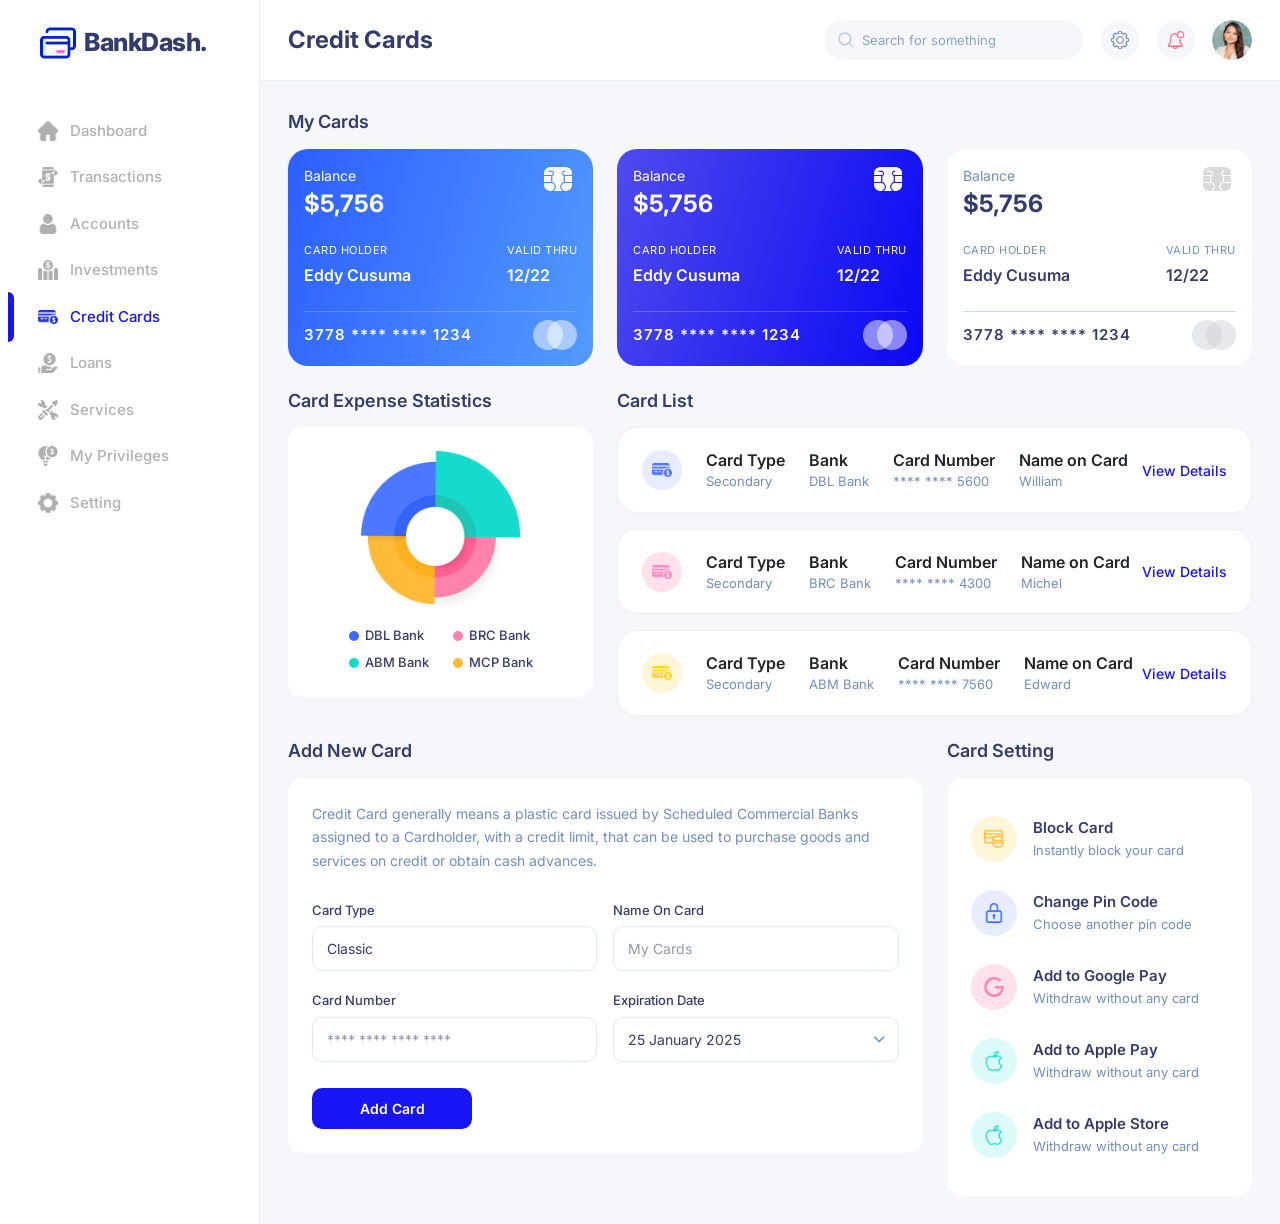
<file: index.html>
<!DOCTYPE html>
<html lang="en">
<head>
    <meta charset="UTF-8">
    <meta name="viewport" content="width=device-width, initial-scale=1.0">
    <title>BankDash - Credit Cards</title>
    <link href="https://cdn.jsdelivr.net/npm/bootstrap@5.3.2/dist/css/bootstrap.min.css" rel="stylesheet">
    <link rel="stylesheet" href="https://cdnjs.cloudflare.com/ajax/libs/font-awesome/6.5.1/css/all.min.css">
    <link rel="stylesheet" href="https://fonts.googleapis.com/css2?family=Inter:wght@400;500;600;700;800&display=swap">
    <link rel="stylesheet" href="https://fonts.googleapis.com/css2?family=Lato:wght@400;500;600;700;800&display=swap">
    <link rel="stylesheet" href="https://fonts.googleapis.com/css2?family=Montserrat:wght@400;500;600;700;800;900&display=swap">
    <link rel="stylesheet" href="css/style.css">
</head>
<body>

<div class="container-fluid p-0">
    <div class="row g-0">

        <!-- Sidebar -->
        <div class="col-auto">
            <aside class="sidebar p-4">
                <div class="logo d-flex align-items-center gap-2 mb-5 ms-3">
                    <img src="img/logo.png" alt="BankDash">
                    <span>BankDash.</span>
                </div>
                <nav>
                    <ul class="nav flex-column w-100 gap-1">
                        <li class="nav-item w-100">
                            <a href="dashboard.html" class="nav-link">
                                <img src="img/dashboard.png" class="nav-icon">
                                <span>Dashboard</span>
                            </a>
                        </li>
                        <li class="nav-item w-100">
                            <a href="transaction.html" class="nav-link">
                                <img src="img/transaction.png" class="nav-icon">
                                <span>Transactions</span>
                            </a>
                        </li>
                        <li class="nav-item w-100">
                            <a href="account.html" class="nav-link">
                                <img src="img/account.png" class="nav-icon">
                                <span>Accounts</span>
                            </a>
                        </li>
                        <li class="nav-item w-100">
                            <a href="investment.html" class="nav-link">
                                <img src="img/investment.png" class="nav-icon">
                                <span>Investments</span>
                            </a>
                        </li>
                        <li class="nav-item w-100 active">
                            <a href="index.html" class="nav-link active">
                                <img src="img/credit-card.png" class="nav-icon">
                                <span>Credit Cards</span>
                            </a>
                        </li>
                        <li class="nav-item w-100">
                            <a href="loan.html" class="nav-link">
                                <img src="img/loan.png" class="nav-icon">
                                <span>Loans</span>
                            </a>
                        </li>
                        <li class="nav-item w-100">
                            <a href="service.html" class="nav-link">
                                <img src="img/service.png" class="nav-icon">
                                <span>Services</span>
                            </a>
                        </li>
                        <li class="nav-item w-100">
                            <a href="privilege.html" class="nav-link">
                                <img src="img/privilege.png" class="nav-icon">
                                <span>My Privileges</span>
                            </a>
                        </li>
                        <li class="nav-item w-100">
                            <a href="setting.html" class="nav-link">
                                <img src="img/setting.png" class="nav-icon">
                                <span>Setting</span>
                            </a>
                        </li>
                    </ul>
                </nav>
            </aside>
        </div>

        <!-- Main -->
        <div class="col">
            <main class="main-content">
                <!-- Topbar -->
                <header class="topbar">
                    <div class="d-flex align-items-center justify-content-between w-100">
                        <div class="mobile-menu">
                            <i class="fas fa-bars"></i>
                        </div>
                        <h2 class="page-title">Credit Cards</h2>
                        <div class="d-flex align-items-center gap-3">
                            <div class="search-box desktop-search">
                                <img src="img/search.png" class="search-icon">
                                <input type="text" class="search-input" placeholder="Search for something">
                            </div>
                            <div class="topbar-icon">
                                <img src="img/settings.png">
                            </div>
                            <div class="topbar-icon bell">
                                <img src="img/notification.png">
                            </div>
                            <img src="img/profile.png" class="profile-img">
                        </div>
                    </div>
                    <!-- Mobile only second row -->
                    <div class="mobile-search-row">
                        <div class="search-box">
                            <img src="img/search.png" class="search-icon">
                            <input type="text" class="search-input" placeholder="Search for something">
                        </div>
                    </div>
                </header>
                <!-- Content Body -->
                <div class="content-body">
                    <!-- My Cards -->
                    <section class="mb-4">
                        <h5 class="section-title mb-3">My Cards</h5>
                        <div class="row g-4">
                            <!-- Card 1 -->
                            <div class="col-lg-4 col-md-6">
                                <div class="card credit-card credit-card-dark border-0">
                                    <div class="card-body">
                                        <div class="d-flex justify-content-between align-items-start mb-4">
                                            <div>
                                                <p class="mb-1 small" style="color:#FFFFFF">Balance</p>
                                                <h4 class="text-white mb-0 fw-bold">$5,756</h4>
                                            </div>
                                            <img src="img/chip-card.png" alt="Chip" class="chip">
                                        </div>
                                        <div class="d-flex justify-content-between align-items-center mb-4">
                                            <div>
                                                <p class="mb-1" style="color:#FFFFFF;font-size:11px;letter-spacing:.5px">CARD HOLDER</p>
                                                <p class="text-white mb-0 fw-semibold">Eddy Cusuma</p>
                                            </div>
                                            <div>
                                                <p class="mb-1" style="color:#FFFFFF;font-size:11px;letter-spacing:.5px">VALID THRU</p>
                                                <p class="text-white mb-0 fw-semibold">12/22</p>
                                            </div>
                                        </div>
                                        <div class="d-flex justify-content-between align-items-center pt-2" style="border-top:1px solid #FFFFFF33">
                                            <span class="text-white fw-semibold" style="font-size:15px;letter-spacing:1px">3778 **** **** 1234</span>
                                            <img src="img/group.png" class="card-group-icon">
                                        </div>
                                    </div>
                                </div>
                            </div>
                            <!-- Card 2 -->
                            <div class="col-lg-4 col-md-6">
                                <div class="card credit-card credit-card-blue border-0">
                                    <div class="card-body">
                                        <div class="d-flex justify-content-between align-items-start mb-4">
                                            <div>
                                                <p class="mb-1 small" style="color:#FFFFFF">Balance</p>
                                                <h4 class="text-white mb-0 fw-bold">$5,756</h4>
                                            </div>
                                            <img src="img/chip-card.png" alt="Chip" class="chip">
                                        </div>
                                        <div class="d-flex justify-content-between align-items-center mb-4">
                                            <div>
                                                <p class="mb-1" style="color:#FFFFFF;font-size:11px;letter-spacing:.5px">CARD HOLDER</p>
                                                <p class="text-white mb-0 fw-semibold">Eddy Cusuma</p>
                                            </div>
                                            <div>
                                                <p class="mb-1" style="color:#FFFFFF;font-size:11px;letter-spacing:.5px">VALID THRU</p>
                                                <p class="text-white mb-0 fw-semibold">12/22</p>
                                            </div>
                                        </div>
                                        <div class="d-flex justify-content-between align-items-center pt-2" style="border-top:1px solid #FFFFFF33">
                                            <span class="text-white fw-semibold" style="font-size:15px;letter-spacing:1px">3778 **** **** 1234</span>
                                            <img src="img/group.png" class="card-group-icon">
                                        </div>
                                    </div>
                                </div>
                            </div>
                            <!-- Card 3 -->
                            <div class="col-lg-4 col-md-6">
                                <div class="card credit-card credit-card-white border-0">
                                    <div class="card-body">
                                        <div class="d-flex justify-content-between align-items-start mb-4">
                                            <div>
                                                <p class="mb-1 small" style="color:#718EBF">Balance</p>
                                                <h4 class="mb-0 fw-bold" style="color:#343C6A">$5,756</h4>
                                            </div>
                                            <img src="img/chip-card.png" alt="Chip" class="chip" style="filter:grayscale(0.4) brightness(0.85)">
                                        </div>
                                        <div class="d-flex justify-content-between align-items-center mb-4">
                                            <div>
                                                <p class="mb-1" style="color:#718EBF;font-size:11px;letter-spacing:.5px">CARD HOLDER</p>
                                                <p class="mb-0 fw-semibold" style="color:#343C6A">Eddy Cusuma</p>
                                            </div>
                                            <div>
                                                <p class="mb-1" style="color:#718EBF;font-size:11px;letter-spacing:.5px">VALID THRU</p>
                                                <p class="mb-0 fw-semibold" style="color:#343C6A">12/22</p>
                                            </div>
                                        </div>
                                        <div class="d-flex justify-content-between align-items-center pt-2" style="border-top:1px solid #C8D8E8">
                                            <span class="fw-semibold" style="color:#343C6A;font-size:15px;letter-spacing:1px">3778 **** **** 1234</span>
                                            <img src="img/group.png" class="card-group-icon">
                                        </div>
                                    </div>
                                </div>
                            </div>
                        </div>
                    </section>

                    <!-- Bottom Section -->
                    <div class="row g-4 mb-4">
                        <!-- Card Expense Statistics -->
                        <div class="col-xl-4">
                            <h5 class="section-title mb-3">Card Expense Statistics</h5>
                            <div class="statistics-box text-center">
                                <img src="img/groups.png" alt="Statistics" style="width:160px; height:auto;">
                                <div class="donut-legend mt-3">
                                    <div class="legend-item">
                                        <span class="legend-dot" style="background:#396AFF"></span>DBL Bank
                                    </div>
                                    <div class="legend-item">
                                        <span class="legend-dot" style="background:#FF82AC"></span>BRC Bank
                                    </div>
                                    <div class="legend-item">
                                        <span class="legend-dot" style="background:#16DBCC"></span>ABM Bank
                                    </div>
                                    <div class="legend-item">
                                        <span class="legend-dot" style="background:#FFBB38"></span>MCP Bank
                                    </div>
                                </div>
                            </div>
                        </div>

                        <!-- Card List -->
                        <div class="col-xl-8">
                            <h5 class="section-title mb-3">Card List</h5>
                            
                            <!-- Card Item 1 - DBL Bank -->
                            <div class="card-list-item mb-3">
                                <div class="d-flex align-items-center justify-content-between">
                                    <div class="d-flex align-items-center gap-4 flex-wrap">
                                        <div class="card-icon-circle card-icon-item1">
                                            <img src="img/credit-card.png" width="20" class="icon-blue">
                                        </div>
                                        <div>
                                            <div class="fw-semibold">Card Type</div>
                                            <div class="card-type-sub">Secondary</div>
                                        </div>
                                        <div>
                                            <div class="fw-semibold">Bank</div>
                                            <div class="card-type-sub">DBL Bank</div>
                                        </div>
                                        <div>
                                            <div class="fw-semibold">Card Number</div>
                                            <div class="card-type-sub">**** **** 5600</div>
                                        </div>
                                        <div>
                                            <div class="fw-semibold">Name on Card</div>
                                            <div class="card-type-sub">William</div>
                                        </div>
                                    </div>
                                    <a href="#" class="view-details-link">View Details</a>
                                </div>
                            </div>

                            <!-- Card Item 2 - BRC Bank -->
                            <div class="card-list-item mb-3">
                                <div class="d-flex align-items-center justify-content-between">
                                    <div class="d-flex align-items-center gap-4 flex-wrap">
                                        <div class="card-icon-circle card-icon-item2">
                                            <img src="img/credit-card.png" width="20" class="icon-pink">
                                        </div>
                                        <div>
                                            <div class="fw-semibold">Card Type</div>
                                            <div class="card-type-sub">Secondary</div>
                                        </div>
                                        <div>
                                            <div class="fw-semibold">Bank</div>
                                            <div class="card-type-sub">BRC Bank</div>
                                        </div>
                                        <div>
                                            <div class="fw-semibold">Card Number</div>
                                            <div class="card-type-sub">**** **** 4300</div>
                                        </div>
                                        <div>
                                            <div class="fw-semibold">Name on Card</div>
                                            <div class="card-type-sub">Michel</div>
                                        </div>
                                    </div>
                                    <a href="#" class="view-details-link">View Details</a>
                                </div>
                            </div>

                            <!-- Card Item 3 - ABM Bank -->
                            <div class="card-list-item">
                                <div class="d-flex align-items-center justify-content-between">
                                    <div class="d-flex align-items-center gap-4 flex-wrap">
                                        <div class="card-icon-circle card-icon-item3">
                                            <img src="img/credit-card.png" width="20" class="icon-yellow">
                                        </div>
                                        <div>
                                            <div class="fw-semibold">Card Type</div>
                                            <div class="card-type-sub">Secondary</div>
                                        </div>
                                        <div>
                                            <div class="fw-semibold">Bank</div>
                                            <div class="card-type-sub">ABM Bank</div>
                                        </div>
                                        <div>
                                            <div class="fw-semibold">Card Number</div>
                                            <div class="card-type-sub">**** **** 7560</div>
                                        </div>
                                        <div>
                                            <div class="fw-semibold">Name on Card</div>
                                            <div class="card-type-sub">Edward</div>
                                        </div>
                                    </div>
                                    <a href="#" class="view-details-link">View Details</a>
                                </div>
                            </div>
                        </div>
                    </div>

                    <!-- Row kedua: Add New Card dan Card Setting -->
                    <div class="row g-4">
                        <!-- Add New Card -->
                        <div class="col-xl-8">
                            <h5 class="section-title mb-3">Add New Card</h5>
                            <div class="add-new-card-box">
                                <p class="mb-4" style="color:#718EBF; font-size:14px; line-height:1.7">
                                    Credit Card generally means a plastic card issued by Scheduled Commercial Banks assigned to a Cardholder, with a credit limit, that can be used to purchase goods and services on credit or obtain cash advances.
                                </p>
                                <div class="row g-3">
                                    <div class="col-md-6">
                                        <label class="form-label">Card Type</label>
                                        <input type="text" class="form-control" value="Classic">
                                    </div>
                                    <div class="col-md-6">
                                        <label class="form-label">Name On Card</label>
                                        <input type="text" class="form-control" placeholder="My Cards">
                                    </div>
                                    <div class="col-md-6">
                                        <label class="form-label">Card Number</label>
                                        <input type="text" class="form-control" placeholder="**** **** **** ****">
                                    </div>
                                    <div class="col-md-6">
                                        <label class="form-label">Expiration Date</label>
                                        <div class="position-relative">
                                            <input type="text" class="form-control" value="25 January 2025">
                                            <i class="fas fa-chevron-down position-absolute" style="right:14px; top:50%; transform:translateY(-50%); color:#718EBF; font-size:12px;"></i>
                                        </div>
                                    </div>
                                    <div class="col-12 mt-3">
                                        <button class="btn-add-card">Add Card</button>
                                    </div>
                                </div>
                            </div>
                        </div>

                        <!-- Card Setting -->
                        <div class="col-xl-4">
                            <h5 class="section-title mb-3">Card Setting</h5>
                            <div class="card-setting-box">
                                <div class="setting-item">
                                    <div class="setting-icon-circle" style="background:#FFF5D9;">
                                        <img src="img/credit.png" width="20">
                                    </div>
                                    <div>
                                        <div class="setting-item-title">Block Card</div>
                                        <div class="setting-item-sub">Instantly block your card</div>
                                    </div>
                                </div>
                                <div class="setting-item">
                                    <div class="setting-icon-circle" style="background:#E7EDFF;">
                                        <img src="img/padlock.png" width="20">
                                    </div>
                                    <div>
                                        <div class="setting-item-title">Change Pin Code</div>
                                        <div class="setting-item-sub">Choose another pin code</div>
                                    </div>
                                </div>
                                <div class="setting-item">
                                    <div class="setting-icon-circle" style="background:#FFE0EB;">
                                        <img src="img/google.png" width="20">
                                    </div>
                                    <div>
                                        <div class="setting-item-title">Add to Google Pay</div>
                                        <div class="setting-item-sub">Withdraw without any card</div>
                                    </div>
                                </div>
                                <div class="setting-item">
                                    <div class="setting-icon-circle" style="background:#DCFAF8;">
                                        <img src="img/apple.png" width="20">
                                    </div>
                                    <div>
                                        <div class="setting-item-title">Add to Apple Pay</div>
                                        <div class="setting-item-sub">Withdraw without any card</div>
                                    </div>
                                </div>
                                <div class="setting-item">
                                    <div class="setting-icon-circle" style="background:#DCFAF8;">
                                        <img src="img/apple.png" width="20">
                                    </div>
                                    <div>
                                        <div class="setting-item-title">Add to Apple Store</div>
                                        <div class="setting-item-sub">Withdraw without any card</div>
                                    </div>
                                </div>
                            </div>
                        </div>
                    </div>
                    </main>
                </div>
            </div>
        </div>

<script src="https://cdn.jsdelivr.net/npm/bootstrap@5.3.2/dist/js/bootstrap.bundle.min.js"></script>
<script src="js/app.js"></script>
</body>
</html>
</file>
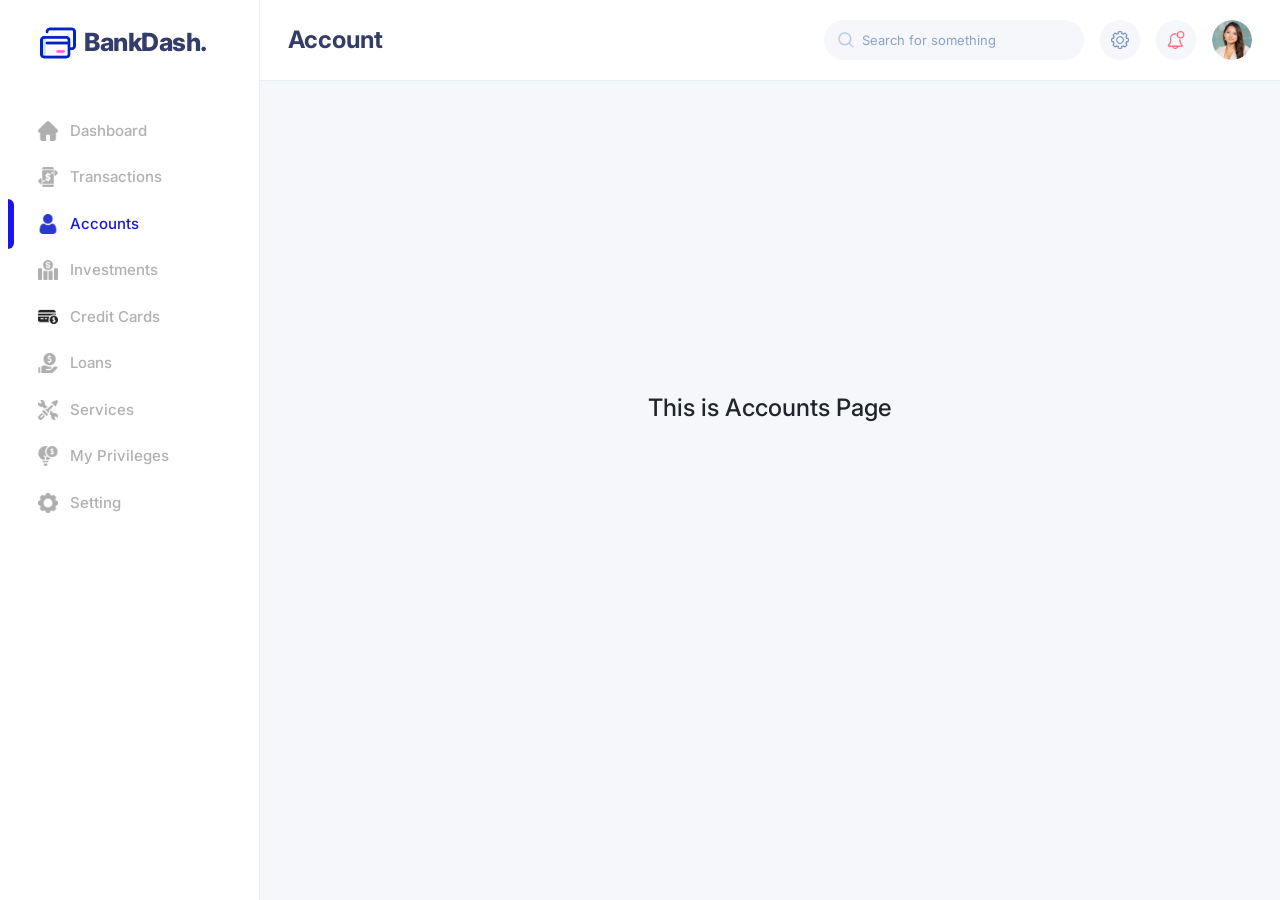
<file: account.html>
<!DOCTYPE html>
<html lang="en">
<head>
    <meta charset="UTF-8">
    <meta name="viewport" content="width=device-width, initial-scale=1.0">
    <title>BankDash - Services</title>
    <link href="https://cdn.jsdelivr.net/npm/bootstrap@5.3.2/dist/css/bootstrap.min.css" rel="stylesheet">
    <link rel="stylesheet" href="https://cdnjs.cloudflare.com/ajax/libs/font-awesome/6.5.1/css/all.min.css">
    <link rel="stylesheet" href="https://fonts.googleapis.com/css2?family=Inter:wght@400;500;600;700;800&display=swap">
    <link rel="stylesheet" href="css/style.css">
</head>
<body>
    <div class="container-fluid p-0">
        <div class="row g-0">
            <!-- Sidebar -->
            <div class="col-auto">
                <aside class="sidebar p-4">
                    <div class="logo d-flex align-items-center gap-2 mb-5 ms-3">
                        <img src="img/logo.png" alt="BankDash">
                        <span>BankDash.</span>
                    </div>
                    <nav>
                        <ul class="nav flex-column w-100 gap-1">
                            <li class="nav-item w-100">
                                <a href="dashboard.html" class="nav-link">
                                    <img src="img/dashboard.png" class="nav-icon">
                                    <span>Dashboard</span>
                                </a>
                            </li>
                            <li class="nav-item w-100">
                                <a href="transaction.html" class="nav-link">
                                    <img src="img/transaction.png" class="nav-icon">
                                    <span>Transactions</span>
                                </a>
                            </li>
                            <li class="nav-item w-100 active">
                                <a href="account.html" class="nav-link active">
                                    <img src="img/account.png" class="nav-icon">
                                    <span>Accounts</span>
                                </a>
                            </li>
                            <li class="nav-item w-100">
                                <a href="investment.html" class="nav-link">
                                    <img src="img/investment.png" class="nav-icon">
                                    <span>Investments</span>
                                </a>
                            </li>
                            <li class="nav-item w-100">
                                <a href="index.html" class="nav-link">
                                    <img src="img/credit-card.png" class="nav-icon">
                                    <span>Credit Cards</span>
                                </a>
                            </li>
                            <li class="nav-item w-100">
                                <a href="loan.html" class="nav-link">
                                    <img src="img/loan.png" class="nav-icon">
                                    <span>Loans</span>
                                </a>
                            </li>
                            <li class="nav-item w-100">
                                <a href="service.html" class="nav-link">
                                    <img src="img/service.png" class="nav-icon">
                                    <span>Services</span>
                                </a>
                            </li>
                            <li class="nav-item w-100">
                                <a href="privilege.html" class="nav-link">
                                    <img src="img/privilege.png" class="nav-icon">
                                    <span>My Privileges</span>
                                </a>
                            </li>
                            <li class="nav-item w-100">
                                <a href="setting.html" class="nav-link">
                                    <img src="img/setting.png" class="nav-icon">
                                    <span>Setting</span>
                                </a>
                            </li>
                        </ul>
                    </nav>
                </aside>
            </div>

            <!-- Main Content -->
            <div class="col">
                <main class="main-content">
                    <!-- Topbar -->
                    <header class="topbar">
                        <div class="d-flex align-items-center justify-content-between w-100">
                            <div class="mobile-menu">
                                <i class="fas fa-bars"></i>
                            </div>
                            <h2 class="page-title">Account</h2>
                            <div class="d-flex align-items-center gap-3">
                                <div class="search-box desktop-search">
                                    <img src="img/search.png" class="search-icon">
                                    <input type="text" class="search-input" placeholder="Search for something">
                                </div>
                                <div class="topbar-icon">
                                    <img src="img/settings.png">
                                </div>
                                <div class="topbar-icon bell">
                                    <img src="img/notification.png">
                                </div>
                                <img src="img/profile.png" class="profile-img">
                            </div>
                        </div>
                        <div class="mobile-search-row">
                            <div class="search-box">
                                <img src="img/search.png" class="search-icon">
                                <input type="text" class="search-input" placeholder="Search for something">
                            </div>
                        </div>
                    </header>

                    <div class="content-body">
                        <div class="content-body d-flex justify-content-center align-items-center" style="height:70vh;">
                            <h4>This is Accounts Page</h4>
                        </div>
                    </div>
                </main>
            </div>
        </div>
    </div>

    <script src="js/app.js"></script>
    <script src="https://cdn.jsdelivr.net/npm/bootstrap@5.3.2/dist/js/bootstrap.bundle.min.js"></script>
</body>
</html>
</file>
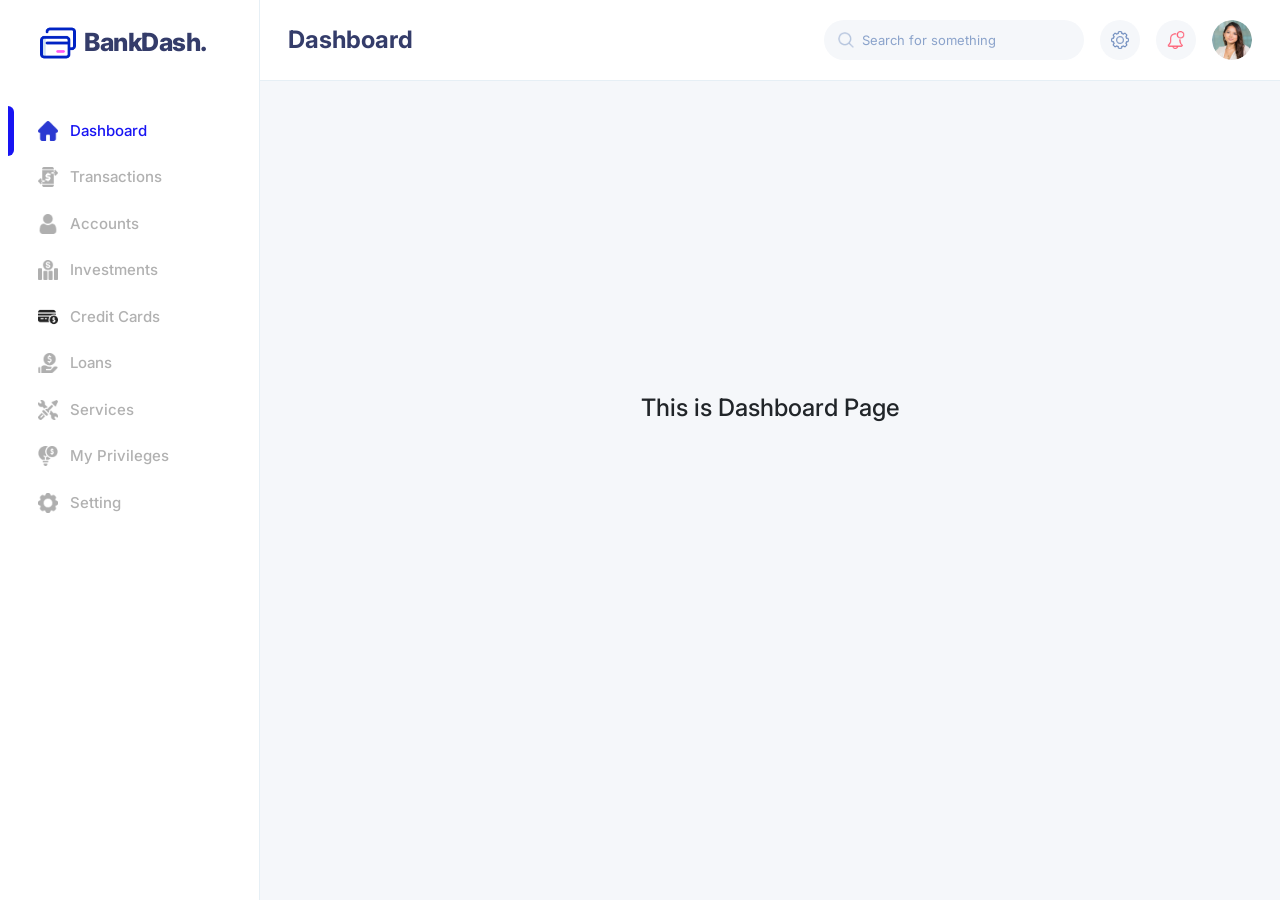
<file: dashboard.html>
<!DOCTYPE html>
<html lang="en">
<head>
    <meta charset="UTF-8">
    <meta name="viewport" content="width=device-width, initial-scale=1.0">
    <title>BankDash - Services</title>
    <link href="https://cdn.jsdelivr.net/npm/bootstrap@5.3.2/dist/css/bootstrap.min.css" rel="stylesheet">
    <link rel="stylesheet" href="https://cdnjs.cloudflare.com/ajax/libs/font-awesome/6.5.1/css/all.min.css">
    <link rel="stylesheet" href="https://fonts.googleapis.com/css2?family=Inter:wght@400;500;600;700;800&display=swap">
    <link rel="stylesheet" href="css/style.css">
</head>
<body>
    <div class="container-fluid p-0">
        <div class="row g-0">
            <!-- Sidebar -->
            <div class="col-auto">
                <aside class="sidebar p-4">
                    <div class="logo d-flex align-items-center gap-2 mb-5 ms-3">
                        <img src="img/logo.png" alt="BankDash">
                        <span>BankDash.</span>
                    </div>
                    <nav>
                        <ul class="nav flex-column w-100 gap-1">
                            <li class="nav-item w-100 active">
                                <a href="dashboard.html" class="nav-link active">
                                    <img src="img/dashboard.png" class="nav-icon">
                                    <span>Dashboard</span>
                                </a>
                            </li>
                            <li class="nav-item w-100">
                                <a href="transaction.html" class="nav-link">
                                    <img src="img/transaction.png" class="nav-icon">
                                    <span>Transactions</span>
                                </a>
                            </li>
                            <li class="nav-item w-100">
                                <a href="account.html" class="nav-link">
                                    <img src="img/account.png" class="nav-icon">
                                    <span>Accounts</span>
                                </a>
                            </li>
                            <li class="nav-item w-100">
                                <a href="investment.html" class="nav-link">
                                    <img src="img/investment.png" class="nav-icon">
                                    <span>Investments</span>
                                </a>
                            </li>
                            <li class="nav-item w-100">
                                <a href="index.html" class="nav-link">
                                    <img src="img/credit-card.png" class="nav-icon">
                                    <span>Credit Cards</span>
                                </a>
                            </li>
                            <li class="nav-item w-100">
                                <a href="loan.html" class="nav-link">
                                    <img src="img/loan.png" class="nav-icon">
                                    <span>Loans</span>
                                </a>
                            </li>
                            <li class="nav-item w-100">
                                <a href="service.html" class="nav-link">
                                    <img src="img/service.png" class="nav-icon">
                                    <span>Services</span>
                                </a>
                            </li>
                            <li class="nav-item w-100">
                                <a href="privilege.html" class="nav-link">
                                    <img src="img/privilege.png" class="nav-icon">
                                    <span>My Privileges</span>
                                </a>
                            </li>
                            <li class="nav-item w-100">
                                <a href="setting.html" class="nav-link">
                                    <img src="img/setting.png" class="nav-icon">
                                    <span>Setting</span>
                                </a>
                            </li>
                        </ul>
                    </nav>
                </aside>
            </div>

            <!-- Main Content -->
            <div class="col">
                <main class="main-content">
                    <!-- Topbar -->
                    <header class="topbar">
                        <div class="d-flex align-items-center justify-content-between w-100">
                            <div class="mobile-menu">
                                <i class="fas fa-bars"></i>
                            </div>
                            <h2 class="page-title">Dashboard</h2>
                            <div class="d-flex align-items-center gap-3">
                                <div class="search-box desktop-search">
                                    <img src="img/search.png" class="search-icon">
                                    <input type="text" class="search-input" placeholder="Search for something">
                                </div>
                                <div class="topbar-icon">
                                    <img src="img/settings.png">
                                </div>
                                <div class="topbar-icon bell">
                                    <img src="img/notification.png">
                                </div>
                                <img src="img/profile.png" class="profile-img">
                            </div>
                        </div>
                        <div class="mobile-search-row">
                            <div class="search-box">
                                <img src="img/search.png" class="search-icon">
                                <input type="text" class="search-input" placeholder="Search for something">
                            </div>
                        </div>
                    </header>

                    <div class="content-body">
                        <div class="content-body d-flex justify-content-center align-items-center" style="height:70vh;">
                            <h4>This is Dashboard Page</h4>
                        </div>
                    </div>
                </main>
            </div>
        </div>
    </div>

    <script src="js/app.js"></script>
    <script src="https://cdn.jsdelivr.net/npm/bootstrap@5.3.2/dist/js/bootstrap.bundle.min.js"></script>
</body>
</html>
</file>
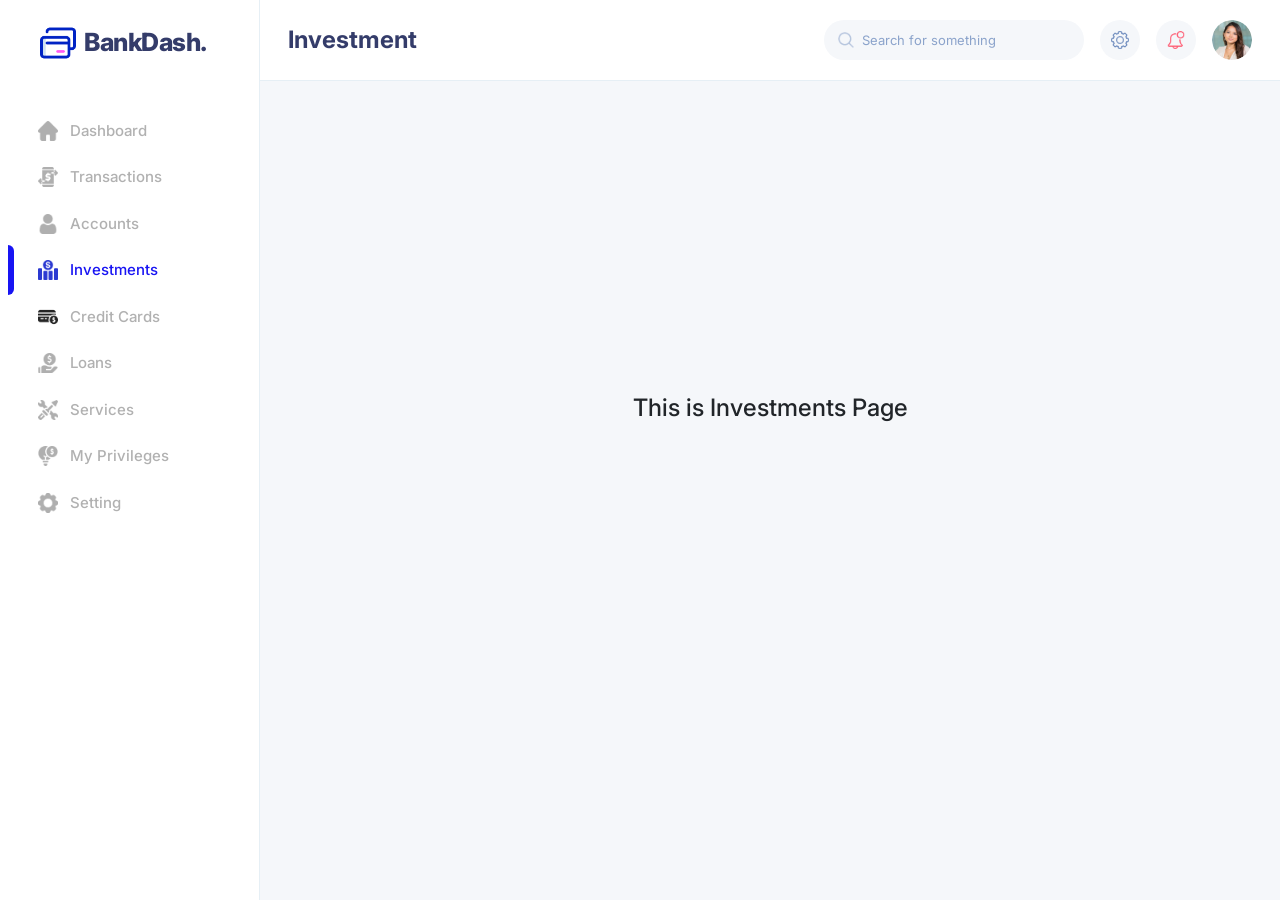
<file: investment.html>
<!DOCTYPE html>
<html lang="en">
<head>
    <meta charset="UTF-8">
    <meta name="viewport" content="width=device-width, initial-scale=1.0">
    <title>BankDash - Services</title>
    <link href="https://cdn.jsdelivr.net/npm/bootstrap@5.3.2/dist/css/bootstrap.min.css" rel="stylesheet">
    <link rel="stylesheet" href="https://cdnjs.cloudflare.com/ajax/libs/font-awesome/6.5.1/css/all.min.css">
    <link rel="stylesheet" href="https://fonts.googleapis.com/css2?family=Inter:wght@400;500;600;700;800&display=swap">
    <link rel="stylesheet" href="css/style.css">
</head>
<body>
    <div class="container-fluid p-0">
        <div class="row g-0">
            <!-- Sidebar -->
            <div class="col-auto">
                <aside class="sidebar p-4">
                    <div class="logo d-flex align-items-center gap-2 mb-5 ms-3">
                        <img src="img/logo.png" alt="BankDash">
                        <span>BankDash.</span>
                    </div>
                    <nav>
                        <ul class="nav flex-column w-100 gap-1">
                            <li class="nav-item w-100">
                                <a href="dashboard.html" class="nav-link">
                                    <img src="img/dashboard.png" class="nav-icon">
                                    <span>Dashboard</span>
                                </a>
                            </li>
                            <li class="nav-item w-100">
                                <a href="transaction.html" class="nav-link">
                                    <img src="img/transaction.png" class="nav-icon">
                                    <span>Transactions</span>
                                </a>
                            </li>
                            <li class="nav-item w-100">
                                <a href="account.html" class="nav-link">
                                    <img src="img/account.png" class="nav-icon">
                                    <span>Accounts</span>
                                </a>
                            </li>
                            <li class="nav-item w-100 active">
                                <a href="investment.html" class="nav-link active">
                                    <img src="img/investment.png" class="nav-icon">
                                    <span>Investments</span>
                                </a>
                            </li>
                            <li class="nav-item w-100">
                                <a href="index.html" class="nav-link">
                                    <img src="img/credit-card.png" class="nav-icon">
                                    <span>Credit Cards</span>
                                </a>
                            </li>
                            <li class="nav-item w-100">
                                <a href="loan.html" class="nav-link">
                                    <img src="img/loan.png" class="nav-icon">
                                    <span>Loans</span>
                                </a>
                            </li>
                            <li class="nav-item w-100">
                                <a href="service.html" class="nav-link">
                                    <img src="img/service.png" class="nav-icon">
                                    <span>Services</span>
                                </a>
                            </li>
                            <li class="nav-item w-100">
                                <a href="privilege.html" class="nav-link">
                                    <img src="img/privilege.png" class="nav-icon">
                                    <span>My Privileges</span>
                                </a>
                            </li>
                            <li class="nav-item w-100">
                                <a href="setting.html" class="nav-link">
                                    <img src="img/setting.png" class="nav-icon">
                                    <span>Setting</span>
                                </a>
                            </li>
                        </ul>
                    </nav>
                </aside>
            </div>

            <!-- Main Content -->
            <div class="col">
                <main class="main-content">
                    <!-- Topbar -->
                    <header class="topbar">
                        <div class="d-flex align-items-center justify-content-between w-100">
                            <div class="mobile-menu">
                                <i class="fas fa-bars"></i>
                            </div>
                            <h2 class="page-title">Investment</h2>
                            <div class="d-flex align-items-center gap-3">
                                <div class="search-box desktop-search">
                                    <img src="img/search.png" class="search-icon">
                                    <input type="text" class="search-input" placeholder="Search for something">
                                </div>
                                <div class="topbar-icon">
                                    <img src="img/settings.png">
                                </div>
                                <div class="topbar-icon bell">
                                    <img src="img/notification.png">
                                </div>
                                <img src="img/profile.png" class="profile-img">
                            </div>
                        </div>
                        <div class="mobile-search-row">
                            <div class="search-box">
                                <img src="img/search.png" class="search-icon">
                                <input type="text" class="search-input" placeholder="Search for something">
                            </div>
                        </div>
                    </header>

                    <div class="content-body">
                        <div class="content-body d-flex justify-content-center align-items-center" style="height:70vh;">
                            <h4>This is Investments Page</h4>
                        </div>
                    </div>
                </main>
            </div>
        </div>
    </div>

    <script src="js/app.js"></script>
    <script src="https://cdn.jsdelivr.net/npm/bootstrap@5.3.2/dist/js/bootstrap.bundle.min.js"></script>
</body>
</html>
</file>
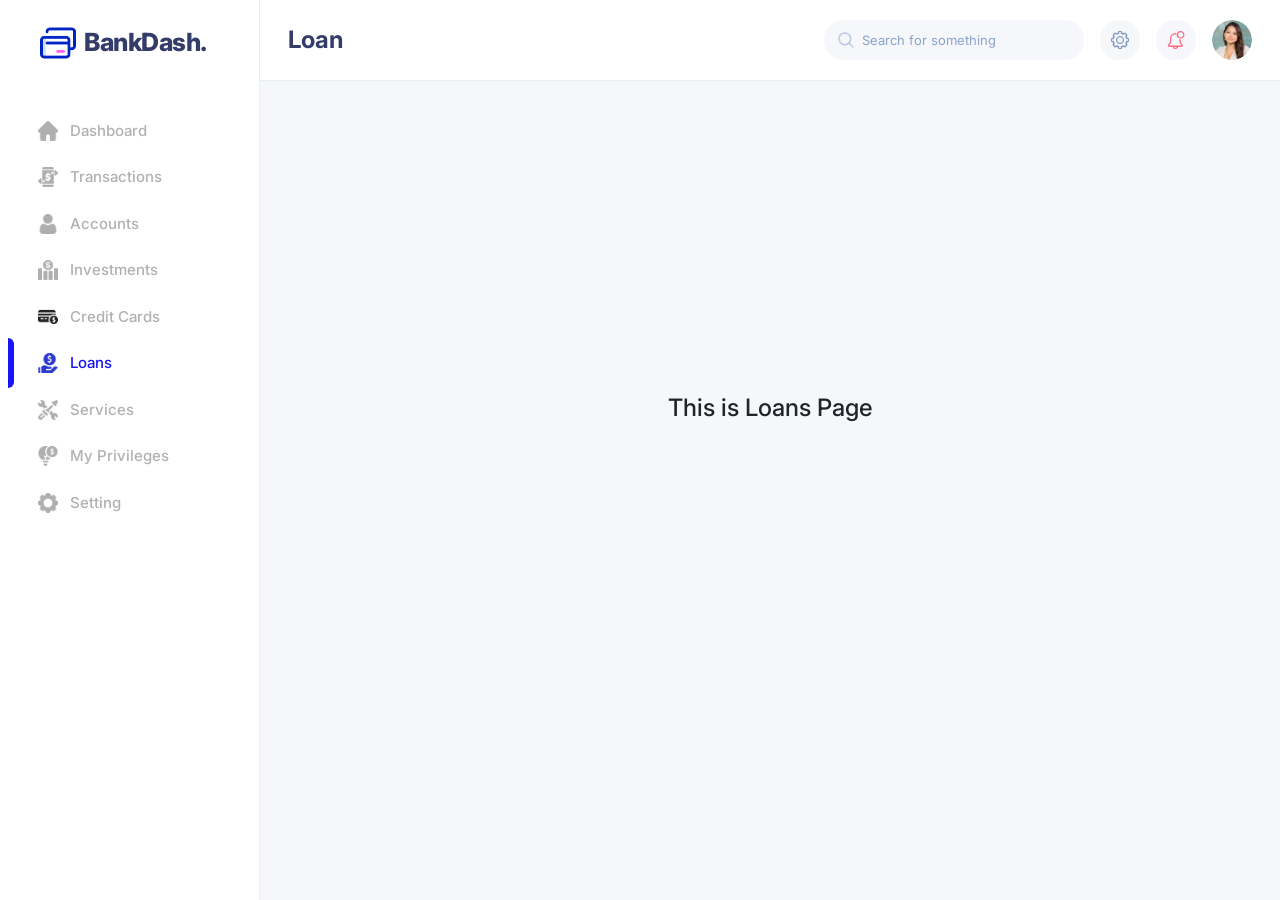
<file: loan.html>
<!DOCTYPE html>
<html lang="en">
<head>
    <meta charset="UTF-8">
    <meta name="viewport" content="width=device-width, initial-scale=1.0">
    <title>BankDash - Services</title>
    <link href="https://cdn.jsdelivr.net/npm/bootstrap@5.3.2/dist/css/bootstrap.min.css" rel="stylesheet">
    <link rel="stylesheet" href="https://cdnjs.cloudflare.com/ajax/libs/font-awesome/6.5.1/css/all.min.css">
    <link rel="stylesheet" href="https://fonts.googleapis.com/css2?family=Inter:wght@400;500;600;700;800&display=swap">
    <link rel="stylesheet" href="css/style.css">
</head>
<body>
    <div class="container-fluid p-0">
        <div class="row g-0">
            <!-- Sidebar -->
            <div class="col-auto">
                <aside class="sidebar p-4">
                    <div class="logo d-flex align-items-center gap-2 mb-5 ms-3">
                        <img src="img/logo.png" alt="BankDash">
                        <span>BankDash.</span>
                    </div>
                    <nav>
                        <ul class="nav flex-column w-100 gap-1">
                            <li class="nav-item w-100">
                                <a href="dashboard.html" class="nav-link">
                                    <img src="img/dashboard.png" class="nav-icon">
                                    <span>Dashboard</span>
                                </a>
                            </li>
                            <li class="nav-item w-100">
                                <a href="transaction.html" class="nav-link">
                                    <img src="img/transaction.png" class="nav-icon">
                                    <span>Transactions</span>
                                </a>
                            </li>
                            <li class="nav-item w-100">
                                <a href="account.html" class="nav-link">
                                    <img src="img/account.png" class="nav-icon">
                                    <span>Accounts</span>
                                </a>
                            </li>
                            <li class="nav-item w-100">
                                <a href="investment.html" class="nav-link">
                                    <img src="img/investment.png" class="nav-icon">
                                    <span>Investments</span>
                                </a>
                            </li>
                            <li class="nav-item w-100">
                                <a href="index.html" class="nav-link">
                                    <img src="img/credit-card.png" class="nav-icon">
                                    <span>Credit Cards</span>
                                </a>
                            </li>
                            <li class="nav-item w-100 active">
                                <a href="loan.html" class="nav-link active">
                                    <img src="img/loan.png" class="nav-icon">
                                    <span>Loans</span>
                                </a>
                            </li>
                            <li class="nav-item w-100">
                                <a href="service.html" class="nav-link">
                                    <img src="img/service.png" class="nav-icon">
                                    <span>Services</span>
                                </a>
                            </li>
                            <li class="nav-item w-100">
                                <a href="privilege.html" class="nav-link">
                                    <img src="img/privilege.png" class="nav-icon">
                                    <span>My Privileges</span>
                                </a>
                            </li>
                            <li class="nav-item w-100">
                                <a href="setting.html" class="nav-link">
                                    <img src="img/setting.png" class="nav-icon">
                                    <span>Setting</span>
                                </a>
                            </li>
                        </ul>
                    </nav>
                </aside>
            </div>

            <!-- Main Content -->
            <div class="col">
                <main class="main-content">
                    <!-- Topbar -->
                    <header class="topbar">
                        <div class="d-flex align-items-center justify-content-between w-100">
                            <div class="mobile-menu">
                                <i class="fas fa-bars"></i>
                            </div>
                            <h2 class="page-title">Loan</h2>
                            <div class="d-flex align-items-center gap-3">
                                <div class="search-box desktop-search">
                                    <img src="img/search.png" class="search-icon">
                                    <input type="text" class="search-input" placeholder="Search for something">
                                </div>
                                <div class="topbar-icon">
                                    <img src="img/settings.png">
                                </div>
                                <div class="topbar-icon bell">
                                    <img src="img/notification.png">
                                </div>
                                <img src="img/profile.png" class="profile-img">
                            </div>
                        </div>
                        <div class="mobile-search-row">
                            <div class="search-box">
                                <img src="img/search.png" class="search-icon">
                                <input type="text" class="search-input" placeholder="Search for something">
                            </div>
                        </div>
                    </header>

                    <div class="content-body">
                        <div class="content-body d-flex justify-content-center align-items-center" style="height:70vh;">
                            <h4>This is Loans Page</h4>
                        </div>
                    </div>
                </main>
            </div>
        </div>
    </div>

    <script src="js/app.js"></script>
    <script src="https://cdn.jsdelivr.net/npm/bootstrap@5.3.2/dist/js/bootstrap.bundle.min.js"></script>
</body>
</html>
</file>
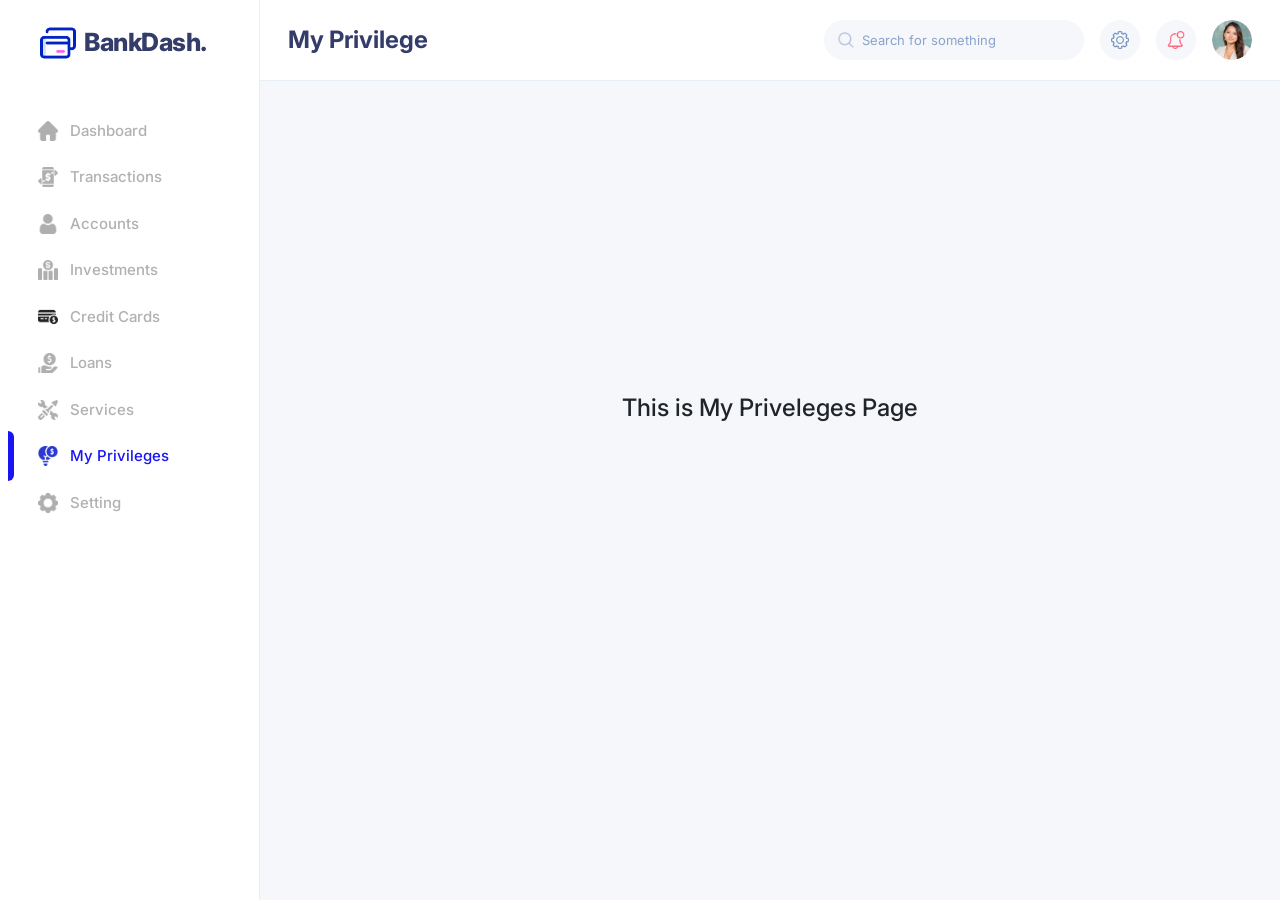
<file: privilege.html>
<!DOCTYPE html>
<html lang="en">
<head>
    <meta charset="UTF-8">
    <meta name="viewport" content="width=device-width, initial-scale=1.0">
    <title>BankDash - Services</title>
    <link href="https://cdn.jsdelivr.net/npm/bootstrap@5.3.2/dist/css/bootstrap.min.css" rel="stylesheet">
    <link rel="stylesheet" href="https://cdnjs.cloudflare.com/ajax/libs/font-awesome/6.5.1/css/all.min.css">
    <link rel="stylesheet" href="https://fonts.googleapis.com/css2?family=Inter:wght@400;500;600;700;800&display=swap">
    <link rel="stylesheet" href="css/style.css">
</head>
<body>
    <div class="container-fluid p-0">
        <div class="row g-0">
            <!-- Sidebar -->
            <div class="col-auto">
                <aside class="sidebar p-4">
                    <div class="logo d-flex align-items-center gap-2 mb-5 ms-3">
                        <img src="img/logo.png" alt="BankDash">
                        <span>BankDash.</span>
                    </div>
                    <nav>
                        <ul class="nav flex-column w-100 gap-1">
                            <li class="nav-item w-100">
                                <a href="dashboard.html" class="nav-link">
                                    <img src="img/dashboard.png" class="nav-icon">
                                    <span>Dashboard</span>
                                </a>
                            </li>
                            <li class="nav-item w-100">
                                <a href="transaction.html" class="nav-link">
                                    <img src="img/transaction.png" class="nav-icon">
                                    <span>Transactions</span>
                                </a>
                            </li>
                            <li class="nav-item w-100">
                                <a href="account.html" class="nav-link">
                                    <img src="img/account.png" class="nav-icon">
                                    <span>Accounts</span>
                                </a>
                            </li>
                            <li class="nav-item w-100">
                                <a href="investment.html" class="nav-link">
                                    <img src="img/investment.png" class="nav-icon">
                                    <span>Investments</span>
                                </a>
                            </li>
                            <li class="nav-item w-100">
                                <a href="index.html" class="nav-link">
                                    <img src="img/credit-card.png" class="nav-icon">
                                    <span>Credit Cards</span>
                                </a>
                            </li>
                            <li class="nav-item w-100">
                                <a href="loan.html" class="nav-link">
                                    <img src="img/loan.png" class="nav-icon">
                                    <span>Loans</span>
                                </a>
                            </li>
                            <li class="nav-item w-100">
                                <a href="service.html" class="nav-link">
                                    <img src="img/service.png" class="nav-icon">
                                    <span>Services</span>
                                </a>
                            </li>
                            <li class="nav-item w-100 active">
                                <a href="privilege.html" class="nav-link active">
                                    <img src="img/privilege.png" class="nav-icon">
                                    <span>My Privileges</span>
                                </a>
                            </li>
                            <li class="nav-item w-100">
                                <a href="setting.html" class="nav-link">
                                    <img src="img/setting.png" class="nav-icon">
                                    <span>Setting</span>
                                </a>
                            </li>
                        </ul>
                    </nav>
                </aside>
            </div>

            <!-- Main Content -->
            <div class="col">
                <main class="main-content">
                    <!-- Topbar -->
                    <header class="topbar">
                        <div class="d-flex align-items-center justify-content-between w-100">
                            <div class="mobile-menu">
                                <i class="fas fa-bars"></i>
                            </div>
                            <h2 class="page-title">My Privilege</h2>
                            <div class="d-flex align-items-center gap-3">
                                <div class="search-box desktop-search">
                                    <img src="img/search.png" class="search-icon">
                                    <input type="text" class="search-input" placeholder="Search for something">
                                </div>
                                <div class="topbar-icon">
                                    <img src="img/settings.png">
                                </div>
                                <div class="topbar-icon bell">
                                    <img src="img/notification.png">
                                </div>
                                <img src="img/profile.png" class="profile-img">
                            </div>
                        </div>
                        <div class="mobile-search-row">
                            <div class="search-box">
                                <img src="img/search.png" class="search-icon">
                                <input type="text" class="search-input" placeholder="Search for something">
                            </div>
                        </div>
                    </header>

                    <div class="content-body">
                        <div class="content-body d-flex justify-content-center align-items-center" style="height:70vh;">
                            <h4>This is My Priveleges Page</h4>
                        </div>
                    </div>
                </main>
            </div>
        </div>
    </div>

    <script src="js/app.js"></script>
    <script src="https://cdn.jsdelivr.net/npm/bootstrap@5.3.2/dist/js/bootstrap.bundle.min.js"></script>
</body>
</html>
</file>
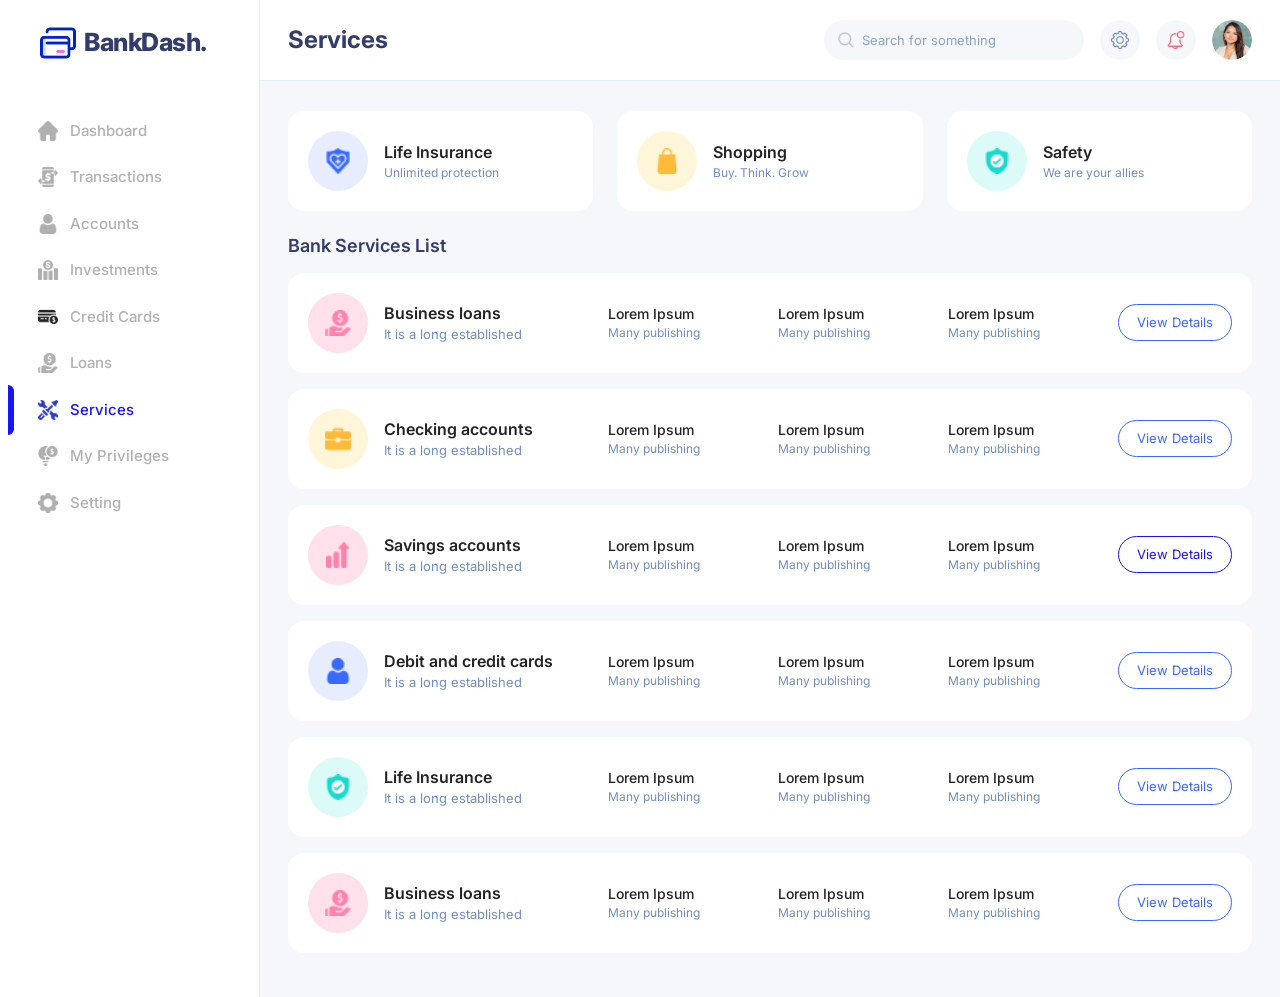
<file: service.html>
<!DOCTYPE html>
<html lang="en">
<head>
    <meta charset="UTF-8">
    <meta name="viewport" content="width=device-width, initial-scale=1.0">
    <title>BankDash - Services</title>
    <link href="https://cdn.jsdelivr.net/npm/bootstrap@5.3.2/dist/css/bootstrap.min.css" rel="stylesheet">
    <link rel="stylesheet" href="https://cdnjs.cloudflare.com/ajax/libs/font-awesome/6.5.1/css/all.min.css">
    <link rel="stylesheet" href="https://fonts.googleapis.com/css2?family=Inter:wght@400;500;600;700;800&display=swap">
    <link rel="stylesheet" href="css/style.css">
</head>
<body>
    <div class="container-fluid p-0">
        <div class="row g-0">
            <!-- Sidebar -->
            <div class="col-auto">
                <aside class="sidebar p-4">
                    <div class="logo d-flex align-items-center gap-2 mb-5 ms-3">
                        <img src="img/logo.png" alt="BankDash">
                        <span>BankDash.</span>
                    </div>
                    <nav>
                        <ul class="nav flex-column w-100 gap-1">
                            <li class="nav-item w-100">
                                <a href="dashboard.html" class="nav-link">
                                    <img src="img/dashboard.png" class="nav-icon">
                                    <span>Dashboard</span>
                                </a>
                            </li>
                            <li class="nav-item w-100">
                                <a href="transaction.html" class="nav-link">
                                    <img src="img/transaction.png" class="nav-icon">
                                    <span>Transactions</span>
                                </a>
                            </li>
                            <li class="nav-item w-100">
                                <a href="account.html" class="nav-link">
                                    <img src="img/account.png" class="nav-icon">
                                    <span>Accounts</span>
                                </a>
                            </li>
                            <li class="nav-item w-100">
                                <a href="investment.html" class="nav-link">
                                    <img src="img/investment.png" class="nav-icon">
                                    <span>Investments</span>
                                </a>
                            </li>
                            <li class="nav-item w-100">
                                <a href="index.html" class="nav-link">
                                    <img src="img/credit-card.png" class="nav-icon">
                                    <span>Credit Cards</span>
                                </a>
                            </li>
                            <li class="nav-item w-100">
                                <a href="loan.html" class="nav-link">
                                    <img src="img/loan.png" class="nav-icon">
                                    <span>Loans</span>
                                </a>
                            </li>
                            <li class="nav-item w-100 active">
                                <a href="service.html" class="nav-link active">
                                    <img src="img/service.png" class="nav-icon">
                                    <span>Services</span>
                                </a>
                            </li>
                            <li class="nav-item w-100">
                                <a href="privilege.html" class="nav-link">
                                    <img src="img/privilege.png" class="nav-icon">
                                    <span>My Privileges</span>
                                </a>
                            </li>
                            <li class="nav-item w-100">
                                <a href="setting.html" class="nav-link">
                                    <img src="img/setting.png" class="nav-icon">
                                    <span>Setting</span>
                                </a>
                            </li>
                        </ul>
                    </nav>
                </aside>
            </div>

            <!-- Main Content -->
            <div class="col">
                <main class="main-content">
                    <!-- Topbar -->
                    <header class="topbar">
                        <div class="d-flex align-items-center justify-content-between w-100">
                            <div class="mobile-menu">
                                <i class="fas fa-bars"></i>
                            </div>
                            <h2 class="page-title">Services</h2>
                            <div class="d-flex align-items-center gap-3">
                                <div class="search-box desktop-search">
                                    <img src="img/search.png" class="search-icon">
                                    <input type="text" class="search-input" placeholder="Search for something">
                                </div>
                                <div class="topbar-icon">
                                    <img src="img/settings.png">
                                </div>
                                <div class="topbar-icon bell">
                                    <img src="img/notification.png">
                                </div>
                                <img src="img/profile.png" class="profile-img">
                            </div>
                        </div>
                        <div class="mobile-search-row">
                            <div class="search-box">
                                <img src="img/search.png" class="search-icon">
                                <input type="text" class="search-input" placeholder="Search for something">
                            </div>
                        </div>
                    </header>

                    <div class="content-body">
                        <!-- Top Services -->
                        <div class="row g-4 mb-4 service-top-cards">
                            <div class="col-md-4">
                                <div class="service-box d-flex align-items-center">
                                    <div class="service-icon" style="background: #E7EDFF;">
                                        <img src="img/insurance.png">
                                    </div>
                                    <div>
                                        <div class="service-title">Life Insurance</div>
                                        <div class="service-sub">Unlimited protection</div>
                                    </div>
                                </div>
                            </div>
                            <div class="col-md-4">
                                <div class="service-box d-flex align-items-center">
                                    <div class="service-icon" style="background: #FFF5D9;">
                                        <img src="img/bag.png">
                                    </div>
                                    <div>
                                        <div class="service-title">Shopping</div>
                                        <div class="service-sub">Buy. Think. Grow</div>
                                    </div>
                                </div>
                            </div>
                            <div class="col-md-4">
                                <div class="service-box d-flex align-items-center">
                                    <div class="service-icon" style="background: #DCFAF8;">
                                        <img src="img/shield.png">
                                    </div>
                                    <div>
                                        <div class="service-title">Safety</div>
                                        <div class="service-sub">We are your allies</div>
                                    </div>
                                </div>
                            </div>
                        </div>

                        <!-- Bank Services List -->
                        <h5 class="section-title">Bank Services List</h5>
                        <div class="service-list">
                            <!-- Business loans -->
                            <div class="service-row">
                                <div class="service-left">
                                    <div class="service-icon" style="background: #FFE0EB;">
                                        <img src="img/loans.png">
                                    </div>
                                    <div>
                                        <div class="service-name">Business loans</div>
                                        <div class="service-desc">It is a long established</div>
                                    </div>
                                </div>
                                <div class="service-col">
                                    <div class="service-text">Lorem Ipsum</div>
                                    <div class="service-sub">Many publishing</div>
                                </div>
                                <div class="service-col">
                                    <div class="service-text">Lorem Ipsum</div>
                                    <div class="service-sub">Many publishing</div>
                                </div>
                                <div class="service-col">
                                    <div class="service-text">Lorem Ipsum</div>
                                    <div class="service-sub">Many publishing</div>
                                </div>
                                <a href="#" class="service-btn">View Details</a>
                            </div>

                            <!-- Checking accounts -->
                            <div class="service-row">
                                <div class="service-left">
                                    <div class="service-icon" style="background: #FFF5D9;">
                                        <img src="img/briefcase.png">
                                    </div>
                                    <div>
                                        <div class="service-name">Checking accounts</div>
                                        <div class="service-desc">It is a long established</div>
                                    </div>
                                </div>
                                <div class="service-col">
                                    <div class="service-text">Lorem Ipsum</div>
                                    <div class="service-sub">Many publishing</div>
                                </div>
                                <div class="service-col">
                                    <div class="service-text">Lorem Ipsum</div>
                                    <div class="service-sub">Many publishing</div>
                                </div>
                                <div class="service-col">
                                    <div class="service-text">Lorem Ipsum</div>
                                    <div class="service-sub">Many publishing</div>
                                </div>
                                <a href="#" class="service-btn">View Details</a>
                            </div>

                            <!-- Savings accounts -->
                            <div class="service-row">
                                <div class="service-left">
                                    <div class="service-icon" style="background: #FFE0EB;">
                                        <img src="img/saving.png">
                                    </div>
                                    <div>
                                        <div class="service-name">Savings accounts</div>
                                        <div class="service-desc">It is a long established</div>
                                    </div>
                                </div>
                                <div class="service-col">
                                    <div class="service-text">Lorem Ipsum</div>
                                    <div class="service-sub">Many publishing</div>
                                </div>
                                <div class="service-col">
                                    <div class="service-text">Lorem Ipsum</div>
                                    <div class="service-sub">Many publishing</div>
                                </div>
                                <div class="service-col">
                                    <div class="service-text">Lorem Ipsum</div>
                                    <div class="service-sub">Many publishing</div>
                                </div>
                                <a href="#" class="service-btn active">View Details</a>
                            </div>

                            <!-- Debit and credit cards -->
                            <div class="service-row">
                                <div class="service-left">
                                    <div class="service-icon" style="background: #E7EDFF;">
                                        <img src="img/user.png">
                                    </div>
                                    <div>
                                        <div class="service-name">Debit and credit cards</div>
                                        <div class="service-desc">It is a long established</div>
                                    </div>
                                </div>
                                <div class="service-col">
                                    <div class="service-text">Lorem Ipsum</div>
                                    <div class="service-sub">Many publishing</div>
                                </div>
                                <div class="service-col">
                                    <div class="service-text">Lorem Ipsum</div>
                                    <div class="service-sub">Many publishing</div>
                                </div>
                                <div class="service-col">
                                    <div class="service-text">Lorem Ipsum</div>
                                    <div class="service-sub">Many publishing</div>
                                </div>
                                <a href="#" class="service-btn">View Details</a>
                            </div>

                            <!-- Life Insurance -->
                            <div class="service-row">
                                <div class="service-left">
                                    <div class="service-icon" style="background: #DCFAF8;">
                                        <img src="img/shield.png">
                                    </div>
                                    <div>
                                        <div class="service-name">Life Insurance</div>
                                        <div class="service-desc">It is a long established</div>
                                    </div>
                                </div>
                                <div class="service-col">
                                    <div class="service-text">Lorem Ipsum</div>
                                    <div class="service-sub">Many publishing</div>
                                </div>
                                <div class="service-col">
                                    <div class="service-text">Lorem Ipsum</div>
                                    <div class="service-sub">Many publishing</div>
                                </div>
                                <div class="service-col">
                                    <div class="service-text">Lorem Ipsum</div>
                                    <div class="service-sub">Many publishing</div>
                                </div>
                                <a href="#" class="service-btn">View Details</a>
                            </div>

                            <!-- Business loans -->
                            <div class="service-row">
                                <div class="service-left">
                                    <div class="service-icon" style="background: #FFE0EB;">
                                        <img src="img/loans.png">
                                    </div>
                                    <div>
                                        <div class="service-name">Business loans</div>
                                        <div class="service-desc">It is a long established</div>
                                    </div>
                                </div>
                                <div class="service-col">
                                    <div class="service-text">Lorem Ipsum</div>
                                    <div class="service-sub">Many publishing</div>
                                </div>
                                <div class="service-col">
                                    <div class="service-text">Lorem Ipsum</div>
                                    <div class="service-sub">Many publishing</div>
                                </div>
                                <div class="service-col">
                                    <div class="service-text">Lorem Ipsum</div>
                                    <div class="service-sub">Many publishing</div>
                                </div>
                                <a href="#" class="service-btn">View Details</a>
                            </div>
                        </div>
                    </div>
                </main>
            </div>
        </div>
    </div>

    <script src="js/app.js"></script>
    <script src="https://cdn.jsdelivr.net/npm/bootstrap@5.3.2/dist/js/bootstrap.bundle.min.js"></script>
</body>
</html>
</file>
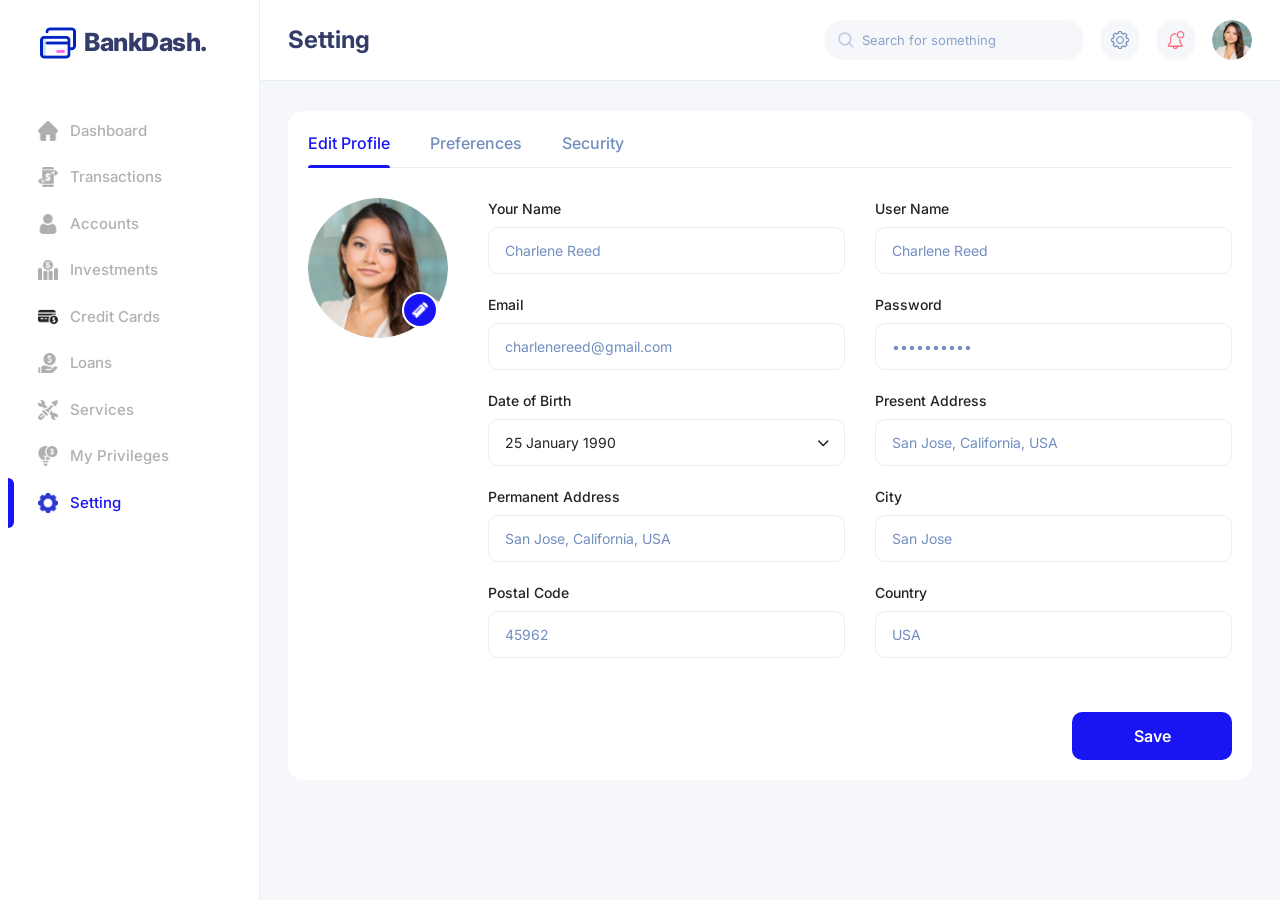
<file: setting.html>
<!DOCTYPE html>
<html lang="en">
<head>
    <meta charset="UTF-8">
    <meta name="viewport" content="width=device-width, initial-scale=1.0">
    <title>BankDash - Setting</title>
    <link href="https://cdn.jsdelivr.net/npm/bootstrap@5.3.2/dist/css/bootstrap.min.css" rel="stylesheet">
    <link rel="stylesheet" href="https://cdnjs.cloudflare.com/ajax/libs/font-awesome/6.5.1/css/all.min.css">
    <link rel="stylesheet" href="https://fonts.googleapis.com/css2?family=Inter:wght@400;500;600;700;800&display=swap">
    <link rel="stylesheet" href="css/style.css">
</head>
<body>
    <div class="container-fluid p-0">
        <div class="row g-0">
            <!-- Sidebar -->
            <div class="col-auto">
                <aside class="sidebar p-4">
                    <div class="logo d-flex align-items-center gap-2 mb-5 ms-3">
                        <img src="img/logo.png" alt="BankDash">
                        <span>BankDash.</span>
                    </div>
                    <nav>
                        <ul class="nav flex-column w-100 gap-1">
                            <li class="nav-item w-100">
                                <a href="dashboard.html" class="nav-link">
                                    <img src="img/dashboard.png" class="nav-icon" alt="Dashboard">
                                    <span>Dashboard</span>
                                </a>
                            </li>
                            <li class="nav-item w-100">
                                <a href="transaction.html" class="nav-link">
                                    <img src="img/transaction.png" class="nav-icon" alt="Transactions">
                                    <span>Transactions</span>
                                </a>
                            </li>
                            <li class="nav-item w-100">
                                <a href="account.html" class="nav-link">
                                    <img src="img/account.png" class="nav-icon" alt="Accounts">
                                    <span>Accounts</span>
                                </a>
                            </li>
                            <li class="nav-item w-100">
                                <a href="investment.html" class="nav-link">
                                    <img src="img/investment.png" class="nav-icon" alt="Investments">
                                    <span>Investments</span>
                                </a>
                            </li>
                            <li class="nav-item w-100">
                                <a href="index.html" class="nav-link">
                                    <img src="img/credit-card.png" class="nav-icon" alt="Credit Cards">
                                    <span>Credit Cards</span>
                                </a>
                            </li>
                            <li class="nav-item w-100">
                                <a href="loan.html" class="nav-link">
                                    <img src="img/loan.png" class="nav-icon" alt="Loans">
                                    <span>Loans</span>
                                </a>
                            </li>
                            <li class="nav-item w-100">
                                <a href="service.html" class="nav-link">
                                    <img src="img/service.png" class="nav-icon" alt="Services">
                                    <span>Services</span>
                                </a>
                            </li>
                            <li class="nav-item w-100">
                                <a href="privilege.html" class="nav-link">
                                    <img src="img/privilege.png" class="nav-icon" alt="My Privileges">
                                    <span>My Privileges</span>
                                </a>
                            </li>
                            <li class="nav-item w-100 active">
                                <a href="setting.html" class="nav-link active">
                                    <img src="img/setting.png" class="nav-icon" alt="Setting">
                                    <span>Setting</span>
                                </a>
                            </li>
                        </ul>
                    </nav>
                </aside>
            </div>

            <!-- Main Content -->
            <div class="col">
                <main class="main-content">
                    <!-- Topbar -->
                    <header class="topbar">
                        <div class="d-flex align-items-center justify-content-between w-100">
                            <div class="mobile-menu">
                                <i class="fas fa-bars"></i>
                            </div>
                            <h2 class="page-title">Setting</h2>
                            <div class="d-flex align-items-center gap-3">
                                <div class="search-box desktop-search">
                                    <img src="img/search.png" class="search-icon" alt="Search">
                                    <input type="text" class="search-input" placeholder="Search for something">
                                </div>
                                <div class="topbar-icon">
                                    <img src="img/settings.png" alt="Settings">
                                </div>
                                <div class="topbar-icon bell">
                                    <img src="img/notification.png" alt="Notification">
                                </div>
                                <img src="img/profile.png" class="profile-img" alt="Profile">
                            </div>
                        </div>
                        <div class="mobile-search-row">
                            <div class="search-box">
                                <img src="img/search.png" class="search-icon">
                                <input type="text" class="search-input" placeholder="Search for something">
                            </div>
                        </div>
                    </header>
                    
                    <!-- Content -->
                    <div class="content-body">
                        <div class="setting-card">
                            <!-- Setting Tabs -->
                            <div class="setting-tabs">
                                <button class="setting-tab active" data-tab="edit-profile">Edit Profile</button>
                                <button class="setting-tab" data-tab="preferences">Preferences</button>
                                <button class="setting-tab" data-tab="security">Security</button>
                            </div>

                            <!-- Edit Profile Tab -->
                            <div id="edit-profile" class="tab-content">
                                <div class="profile-section">
                                    <div class="profile-avatar">
                                        <img src="img/profiles.png" alt="Profile">
                                        <div class="pencil-icon">
                                            <img src="img/pencil.png" alt="Edit">
                                        </div>
                                    </div>
                                    <div class="profile-form">
                                        <div class="form-group">
                                            <label>Your Name</label>
                                            <input type="text" value="Charlene Reed">
                                        </div>
                                        <div class="form-group">
                                            <label>User Name</label>
                                            <input type="text" value="Charlene Reed">
                                        </div>
                                        <div class="form-group">
                                            <label>Email</label>
                                            <input type="email" value="charlenereed@gmail.com">
                                        </div>
                                        <div class="form-group">
                                            <label>Password</label>
                                            <input type="password" value="**********">
                                        </div>
                                        <div class="form-group">
                                            <label>Date of Birth</label>
                                            <div class="input-icon">
                                                <input type="text" value="25 January 1990">
                                                <i class="fa-solid fa-chevron-down"></i>
                                            </div>
                                        </div>
                                        <div class="form-group">
                                            <label>Present Address</label>
                                            <input type="text" value="San Jose, California, USA">
                                        </div>
                                        <div class="form-group">
                                            <label>Permanent Address</label>
                                            <input type="text" value="San Jose, California, USA">
                                        </div>
                                        <div class="form-group">
                                            <label>City</label>
                                            <input type="text" value="San Jose">
                                        </div>
                                        <div class="form-group">
                                            <label>Postal Code</label>
                                            <input type="text" value="45962">
                                        </div>
                                        <div class="form-group">
                                            <label>Country</label>
                                            <input type="text" value="USA">
                                        </div>
                                    </div>
                                </div>
                            </div>

                            <!-- Preference Tab -->
                            <div id="preferences" class="tab-content hidden">
                                <div class="preferences-list">
                                    <div class="pref-row">
                                        <div class="pref-col">
                                            <label>Currency</label>
                                            <input type="text" value="USD">
                                        </div>
                                        <div class="pref-col">
                                            <label>Time Zone</label>
                                            <input type="text" value="(GMT-12:00) International Date Line West">
                                        </div>
                                    </div>
                                    <!-- Notification -->
                                    <div class="notification-section">
                                        <h4>Notification</h4>
                                        <div class="notif-item">
                                            <div class="toggle-switch active">
                                                <div class="toggle-knob"></div>
                                            </div>
                                            <span>I send or receive digital currency</span>
                                        </div>
                                        <div class="notif-item">
                                            <div class="toggle-switch">
                                                <div class="toggle-knob"></div>
                                            </div>
                                            <span>I receive merchant order</span>
                                        </div>
                                        <div class="notif-item">
                                            <div class="toggle-switch active">
                                                <div class="toggle-knob"></div>
                                            </div>
                                            <span>There are recommendation for my account</span>
                                        </div>
                                    </div>
                                </div>
                            </div>

                            <!-- Security Tab -->
                            <div id="security" class="tab-content hidden">
                                <div class="security-box">
                                    <div class="security-item">
                                        <h4>Two-factor Authentication</h4>
                                        <div class="two-factor-row">
                                            <div class="toggle-switch active">
                                                <div class="toggle-knob"></div>
                                            </div>
                                            <p>Enable or disable two factor authentication</p>
                                        </div>
                                    </div>
                                    <div class="security-item">
                                        <h4>Change Password</h4>
                                        <label>Current Password</label>
                                        <input type="password" class="password-field" value="**********">
                                    </div>
                                    <div class="security-item">
                                        <h4>New Password</h4>
                                        <input type="password" class="password-field" value="**********">
                                    </div>
                                </div>
                            </div>
                            <div class="d-flex justify-content-end mt-4">
                                <button type="button" class="btn-save">Save</button>
                            </div>
                        </div>
                    </main>
                </div>
            </div>
        </div>

    <script src="js/app.js"></script>
    <script src="https://cdn.jsdelivr.net/npm/bootstrap@5.3.2/dist/js/bootstrap.bundle.min.js"></script>
</body>
</html>
</file>
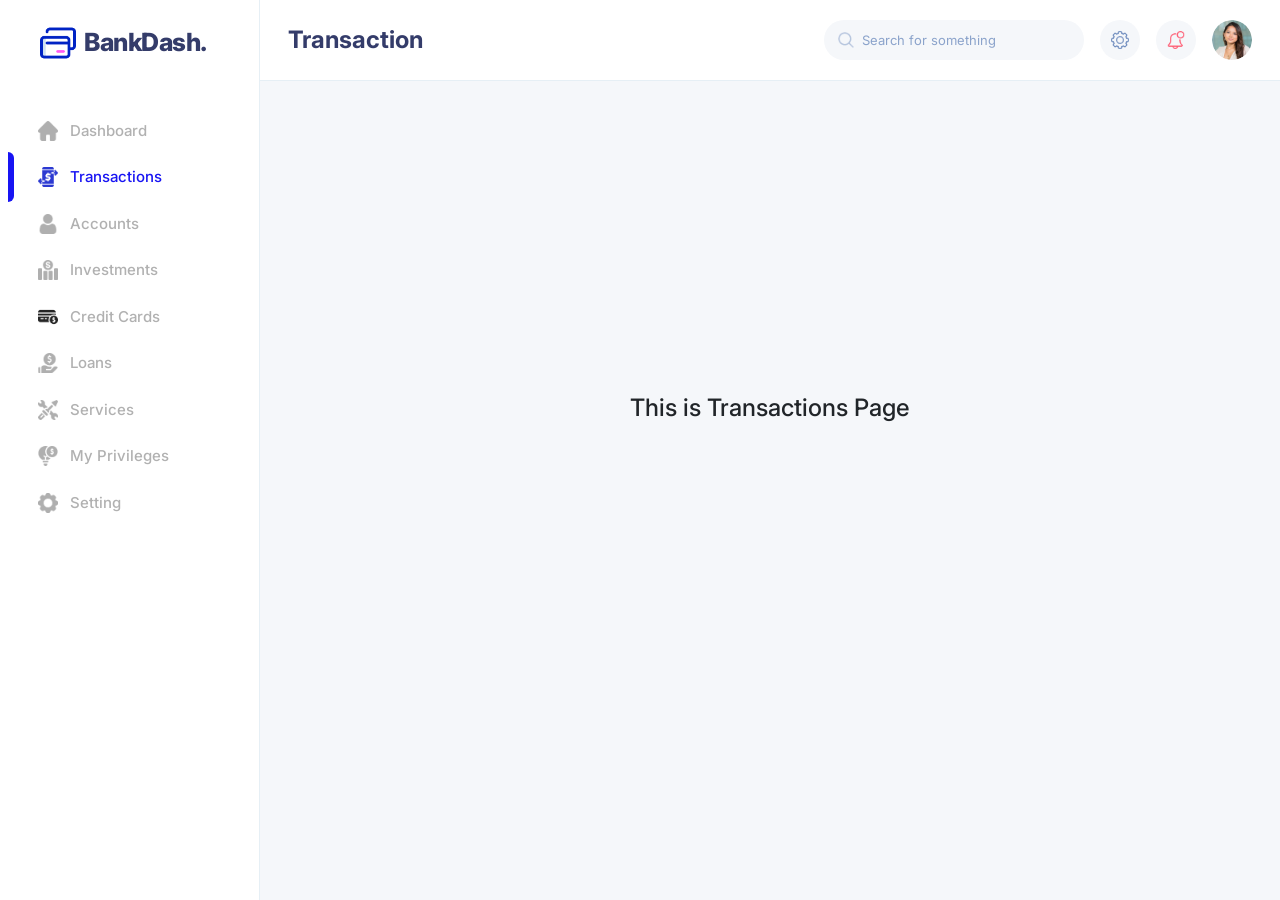
<file: transaction.html>
<!DOCTYPE html>
<html lang="en">
<head>
    <meta charset="UTF-8">
    <meta name="viewport" content="width=device-width, initial-scale=1.0">
    <title>BankDash - Services</title>
    <link href="https://cdn.jsdelivr.net/npm/bootstrap@5.3.2/dist/css/bootstrap.min.css" rel="stylesheet">
    <link rel="stylesheet" href="https://cdnjs.cloudflare.com/ajax/libs/font-awesome/6.5.1/css/all.min.css">
    <link rel="stylesheet" href="https://fonts.googleapis.com/css2?family=Inter:wght@400;500;600;700;800&display=swap">
    <link rel="stylesheet" href="css/style.css">
</head>
<body>
    <div class="container-fluid p-0">
        <div class="row g-0">
            <!-- Sidebar -->
            <div class="col-auto">
                <aside class="sidebar p-4">
                    <div class="logo d-flex align-items-center gap-2 mb-5 ms-3">
                        <img src="img/logo.png" alt="BankDash">
                        <span>BankDash.</span>
                    </div>
                    <nav>
                        <ul class="nav flex-column w-100 gap-1">
                            <li class="nav-item w-100">
                                <a href="dashboard.html" class="nav-link">
                                    <img src="img/dashboard.png" class="nav-icon">
                                    <span>Dashboard</span>
                                </a>
                            </li>
                            <li class="nav-item w-100 active">
                                <a href="transaction.html" class="nav-link active">
                                    <img src="img/transaction.png" class="nav-icon">
                                    <span>Transactions</span>
                                </a>
                            </li>
                            <li class="nav-item w-100">
                                <a href="account.html" class="nav-link">
                                    <img src="img/account.png" class="nav-icon">
                                    <span>Accounts</span>
                                </a>
                            </li>
                            <li class="nav-item w-100">
                                <a href="investment.html" class="nav-link">
                                    <img src="img/investment.png" class="nav-icon">
                                    <span>Investments</span>
                                </a>
                            </li>
                            <li class="nav-item w-100">
                                <a href="index.html" class="nav-link">
                                    <img src="img/credit-card.png" class="nav-icon">
                                    <span>Credit Cards</span>
                                </a>
                            </li>
                            <li class="nav-item w-100">
                                <a href="loan.html" class="nav-link">
                                    <img src="img/loan.png" class="nav-icon">
                                    <span>Loans</span>
                                </a>
                            </li>
                            <li class="nav-item w-100">
                                <a href="service.html" class="nav-link">
                                    <img src="img/service.png" class="nav-icon">
                                    <span>Services</span>
                                </a>
                            </li>
                            <li class="nav-item w-100">
                                <a href="privilege.html" class="nav-link">
                                    <img src="img/privilege.png" class="nav-icon">
                                    <span>My Privileges</span>
                                </a>
                            </li>
                            <li class="nav-item w-100">
                                <a href="setting.html" class="nav-link">
                                    <img src="img/setting.png" class="nav-icon">
                                    <span>Setting</span>
                                </a>
                            </li>
                        </ul>
                    </nav>
                </aside>
            </div>

            <!-- Main Content -->
            <div class="col">
                <main class="main-content">
                    <!-- Topbar -->
                    <header class="topbar">
                        <div class="d-flex align-items-center justify-content-between w-100">
                            <div class="mobile-menu">
                                <i class="fas fa-bars"></i>
                            </div>
                            <h2 class="page-title">Transaction</h2>
                            <div class="d-flex align-items-center gap-3">
                                <div class="search-box desktop-search">
                                    <img src="img/search.png" class="search-icon">
                                    <input type="text" class="search-input" placeholder="Search for something">
                                </div>
                                <div class="topbar-icon">
                                    <img src="img/settings.png">
                                </div>
                                <div class="topbar-icon bell">
                                    <img src="img/notification.png">
                                </div>
                                <img src="img/profile.png" class="profile-img">
                            </div>
                        </div>
                        <div class="mobile-search-row">
                            <div class="search-box">
                                <img src="img/search.png" class="search-icon">
                                <input type="text" class="search-input" placeholder="Search for something">
                            </div>
                        </div>
                    </header>

                    <div class="content-body">
                        <div class="content-body d-flex justify-content-center align-items-center" style="height:70vh;">
                            <h4>This is Transactions Page</h4>
                        </div>
                    </div>
                </main>
            </div>
        </div>
    </div>

    <script src="js/app.js"></script>
    <script src="https://cdn.jsdelivr.net/npm/bootstrap@5.3.2/dist/js/bootstrap.bundle.min.js"></script>
</body>
</html>
</file>
<file: css/style.css>
* {
    margin: 0;
    padding: 0;
    box-sizing: border-box;
    font-family: 'Inter', sans-serif;
}

body {
    background-color: #F5F7FA;
}

.container-fluid{
    max-width: 100%;
    overflow-x: hidden;
    min-height: 100vh;
}

/* Sidebar */
.sidebar {
    width: 260px;
    background: #fff;
    border-right: 1px solid #E6EFF5;
    min-height: 100%;
}

.logo img {
    width: 36px;
    height: 36px;
    object-fit: contain;
}

.logo span {
    color: #343C6A;
    font-size: 25px;
    font-weight: 800;
    letter-spacing: -0.5px;
}

.nav-icon {
    width: 20px;
    height: 20px;
    object-fit: contain;
    flex-shrink: 0;
    transition: all 0.2s ease;
    filter: grayscale(1) brightness(0.99);
}

.nav-link {
    color: #B1B1B1;
    font-weight: 500;
    font-size: 15px;
    border-radius: 8px;
    transition: all 0.2s ease;
    padding: 10px 14px !important;
    display: flex;
    align-items: center;
    gap: 12px;
    text-decoration: none;
    position: relative;
}

.nav-link:hover {
    color: #1814F3;
}

.nav-link:hover .nav-icon {
    filter: brightness(0) saturate(100%) invert(15%) sepia(96%) saturate(3000%) hue-rotate(235deg);
}

.nav-item.active .nav-link,
.nav-link.active {
    color: #1814F3;
}

.nav-item.active .nav-link .nav-icon,
.nav-link.active .nav-icon {
    filter: brightness(0) saturate(100%) invert(15%) sepia(96%) saturate(3000%) hue-rotate(235deg);
}

.nav-item.active {
    position: relative;
}

.nav-item.active::before {
    content: '';
    position: absolute;
    left: -16px;
    top: 50%;
    transform: translateY(-50%);
    width: 6px;
    height: 50px;
    background-color: #1814F3;
    border-radius: 0 10px 10px 0;
}

/* Main */
.main-content {
    background-color: #F5F7FA;
    min-height: 100vh;
    padding: 0;
    width:100%;
}

.page-title {
    font-size: 24px;
    font-weight: 700;
    color: #343C6A;
    margin-bottom: 0;
}

/* Topbar */
.topbar {
    display: flex;
    justify-content: space-between;
    align-items: center;
    background: #ffffff;
    padding: 20px 28px;
    border-bottom: 1px solid #E6EFF5;
    margin-bottom: 30px;
    flex-wrap: wrap;
    gap: 16px;
}

.topbar > div{
    flex-wrap: wrap;
}

.search-box {
    position: relative;
    width: 260px;
}

.search-icon {
    position: absolute;
    left: 14px;
    top: 50%;
    transform: translateY(-50%);
    width: 16px;
    opacity: 0.5;
}

.search-input {
    width: 100%;
    height: 40px;
    border: none;
    border-radius: 40px;
    background: #F5F7FA;
    padding-left: 38px;
    font-size: 13px;
    color: #718EBF;
    outline: none;
}

.search-input::placeholder {
    color: #8BA3CB;
}

.search-input:focus {
    background-color: #F5F7FA;
    box-shadow: none;
}

.mobile-search-row {
    display: none;
}

.topbar-icon {
    width: 40px;
    height: 40px;
    background: #F5F7FA;
    border-radius: 50%;
    display: flex;
    align-items: center;
    justify-content: center;
    cursor: pointer;
    flex-shrink: 0;
}

.topbar-icon img {
    width: 18px;
    height: 18px;
    object-fit: contain;
}

.profile-img {
    width: 40px;
    height: 40px;
    border-radius: 50%;
    object-fit: cover;
    flex-shrink: 0;
}

/* Content */
.content-body {
    padding: 0 28px 28px 28px;
}

/* Section Title */
.section-title {
    font-size: 18px;
    font-weight: 600;
    color: #343C6A;
    margin-bottom: 16px;
}

/* My Cards */
.credit-card {
    border-radius: 20px;
    overflow: hidden;
    transition: transform 0.3s ease;
    min-height: 200px;
}

.credit-card:hover {
    transform: translateY(-4px);
}

.credit-card-dark {
    background: linear-gradient(107.38deg, #2D60FF 2.61%, #539BFF 101.2%);
}

.credit-card-blue {
    background: linear-gradient(107.38deg, #4C49ED 2.61%, #0A06F4 101.2%);
}

.credit-card-white {
    background: #FFFFFF;
    border: none !important;
}

.chip {
    width: 38px;
    height: 28px;
    object-fit: contain;
}

.card-group-icon{
    width:44px;
    height:auto;
    object-fit:contain;
}

.credit-card-dark .card-group-icon,
.credit-card-blue .card-group-icon{
    filter: brightness(0) invert(1); 
}

.credit-card-white .card-group-icon{
    filter: brightness(0) saturate(100%) invert(63%) sepia(9%) saturate(300%) hue-rotate(186deg) opacity(0.5);
}

/* Card List Table */
.card-list-item {
    background: #ffffff;
    border-radius: 20px;
    padding: 20px 24px;
    box-shadow: 0 2px 8px rgba(0, 0, 0, 0.02);
    transition: transform 0.2s ease, box-shadow 0.2s ease;
    border: 1px solid #f0f0f0;
}

.card-list-item .d-flex {
    width: 100%;
}

.card-list-item .d-flex.align-items-center.gap-4 {
    flex: 1;
}

.card-list-table {
    background: #ffffff;
    border-radius: 16px;
    overflow: hidden;
}

.card-list-table .table {
    margin-bottom: 0;
}

.card-list-table .table thead th {
    font-size: 13px;
    color: #718EBF;
    font-weight: 500;
    border: none;
    padding: 14px 16px;
    background: transparent;
}

.card-list-table .table tbody td {
    font-size: 14px;
    color: #343C6A;
    font-weight: 500;
    border: none;
    padding: 14px 16px;
    vertical-align: middle;
    border-top: 1px solid #F3F5F7;
}

.card-type-sub {
    color: #718EBF;
    font-size: 13px;
    font-weight: 400;
}

.card-icon-item1{
    background:#E7EDFF;
    color:#396AFF;
}

.card-icon-item2{
    background:#FFE0EB;
    color:#FF82AC;
}

.card-icon-item3{
    background:#FFF5D9;
    color:#FFBB38;
}

.icon-blue{
filter: brightness(0) saturate(100%) invert(39%) sepia(94%) saturate(1877%) hue-rotate(213deg) brightness(101%) contrast(101%);
}

.icon-pink{
filter: brightness(0) saturate(100%) invert(63%) sepia(66%) saturate(468%) hue-rotate(294deg) brightness(102%) contrast(102%);
}

.icon-yellow{
filter: brightness(0) saturate(100%) invert(77%) sepia(58%) saturate(590%) hue-rotate(359deg) brightness(101%) contrast(101%);
}

.card-icon-circle {
    width: 40px;
    height: 40px;
    border-radius: 50%;
    display: flex;
    align-items: center;
    justify-content: center;
    font-size: 16px;
    flex-shrink: 0;
}

.view-details-link {
    color: #1814F3;
    font-size: 14px;
    font-weight: 500;
    text-decoration: none;
}

.view-details-link:hover {
    text-decoration: underline;
}

/* Statistics Box */
.statistics-box {
    background: #ffffff;
    border-radius: 16px;
    padding: 24px;
}

.donut-legend {
    display: grid;
    grid-template-columns: repeat(2, auto);
    gap: 8px 24px;
    justify-content: center;
    margin-top: 16px;
}

.legend-item {
    display: flex;
    align-items: center;
    gap: 6px;
    font-size: 13px;
    color: #343C6A;
    font-weight: 500;
}

.legend-dot {
    width: 10px;
    height: 10px;
    border-radius: 50%;
    flex-shrink: 0;
}

.row.g-4{
    align-items: stretch;
}

.add-new-card-box {
    background: #ffffff;
    border-radius: 16px;
    padding: 24px;
    padding-bottom: 32px;
}

.add-new-card-box .btn-add-card{
    margin-top: 10px;
}

.add-new-card-box,
.card-setting-box {
    padding: 24px; 
}

.form-label {
    font-weight: 500;
    font-size: 13px;
    color: #343C6A;
    margin-bottom: 6px;
}

.form-control {
    border: 1px solid #DFEAF2;
    border-radius: 10px;
    padding: 11px 14px;
    font-size: 14px;
    color: #343C6A;
    background-color: #ffffff;
}

.form-control::placeholder {
    color: #9199AF;
}

.form-control:focus {
    border-color: #2D60FF;
    box-shadow: none;
    outline: none;
}

.btn-add-card {
    background-color: #1814F3;
    color: #ffffff;
    border: none;
    border-radius: 10px;
    padding: 10px 24px;
    font-size: 14px;
    font-weight: 600;
    width: auto;
    min-width: 160px;
    cursor: pointer;
    transition: background 0.2s ease, transform 0.2s ease;
}

.btn-add-card:hover {
    background-color: #1210cc;
    transform: translateY(-1px);
}

/* Card Setting */
.card-setting-box {
    background: #ffffff;
    border-radius: 16px;
    padding: 24px;
}

.setting-item {
    display: flex;
    align-items: center;
    gap: 16px;
    padding: 14px 0;
}

.setting-icon-circle {
    width: 46px;
    height: 46px;
    border-radius: 50%;
    display: flex;
    align-items: center;
    justify-content: center;
    font-size: 18px;
    flex-shrink: 0;
}

.setting-item-title {
    font-size: 15px;
    font-weight: 600;
    color: #343C6A;
    margin-bottom: 2px;
}

.setting-item-sub {
    font-size: 13px;
    color: #718EBF;
}

/* Sservice Page */
.service-box {
    background: #fff;
    border-radius: 16px;
    padding: 20px;
    gap: 16px;
    transition: all 0.3s ease;
    cursor: pointer;
}

.service-box:hover {
    transform: translateY(-4px);
}

.service-icon {
    width: 60px;
    height: 60px;
    border-radius: 50%;
    display: flex;
    align-items: center;
    justify-content: center;
    flex-shrink: 0;
}

.service-icon img {
    width: 26px;
    height: 26px;
    object-fit: contain;
}

.service-title {
    font-weight: 600;
    color: #232323;
    font-size: 16px;
}

.service-sub {
    font-size: 13px;
    color: #718EBF;
}

/* Service List */
.service-list {
    margin-top: 16px;
}

.service-row {
    display: flex;
    align-items: center;
    justify-content: space-between;
    background: #fff;
    border-radius: 16px;
    padding: 20px;
    margin-bottom: 16px;
    gap: 20px;
    flex-wrap: wrap;
}

.service-left {
    display: flex;
    align-items: center;
    gap: 16px;
    min-width: 250px;
}

.service-name {
    font-weight: 600;
    color: #232323;
    font-size: 16px;
}

.service-desc {
    font-size: 13px;
    color: #718EBF;
}

.service-col {
    min-width: 120px;
}

.service-text {
    color: #232323;
    font-weight: 500;
    font-size: 14px;
}

.service-sub {
    font-size: 12px;
    color: #718EBF;
}

.service-btn {
    border: 1px solid #396AFF;
    padding: 8px 18px;
    border-radius: 30px;
    font-size: 13px;
    color: #396AFF;
    text-decoration: none;
    background: transparent;
    transition: all 0.2s ease;
    white-space: nowrap;
}

.service-btn.active {
    color: #1814F3;
    border-color: #1814F3;
}

.service-btn:hover {
    background: #1814F3;
    color: #fff;
    border-color: #1814F3;
}

/* Section title specific for services */
.section-title {
    color: #343C6A;
}

/* SETTING PAGE STYLES */
.setting-tabs {
    display: flex;
    gap: 40px;
    border-bottom: 1px solid #E6EFF5;
    margin-bottom: 30px;
}

.setting-card{
    background: #ffffff;
    border-radius: 16px;
    padding: 20px;
}

.setting-tab {
    font-size: 16px;
    font-weight: 500;
    padding-bottom: 12px;
    cursor: pointer;
    position: relative;
    color: #718EBF;
    text-decoration: none;
    background: none;
    border: none;
}

.setting-tab.active {
    color: #1814F3;
}

.setting-tab.active::after {
    content: '';
    position: absolute;
    bottom: -1px;
    left: 0;
    width: 100%;
    height: 3px;
    background-color: #1814F3;
    border-radius: 3px 3px 0 0;
}

/* Profile Section */
.profile-section {
    display: flex;
    gap: 40px;
    flex-wrap: wrap;
}

.profile-avatar {
    position: relative;
    width: 140px;
    height: 140px;
}

.profile-avatar img {
    width: 100%;
    height: 100%;
    border-radius: 50%;
    object-fit: cover;
}

.profile-avatar .pencil-icon {
    position: absolute;
    bottom: 10px;
    right: 10px;
    width: 36px;
    height: 36px;
    background: #1814F3;
    border-radius: 50%;
    display: flex;
    align-items: center;
    justify-content: center;
    cursor: pointer;
    border: 2px solid #ffffff;
}

.profile-avatar .pencil-icon img {
    width: 18px;
    height: 18px;
    filter: brightness(0) invert(1);
}

.profile-form {
    flex: 1;
    display: grid;
    grid-template-columns: repeat(2, 1fr);
    gap: 20px 30px;
    width:100%;
}

.form-group {
    display: flex;
    flex-direction: column;
}

.form-group label {
    font-size: 14px;
    color: #232323;
    font-weight: 500;
    margin-bottom: 8px;
}

.form-group input {
    border: 1px solid #E6EFF5;
    border-radius: 10px;
    padding: 12px 16px;
    font-size: 14px;
    color: #718EBF;
    background: #ffffff;
    outline: none;
}

.form-group input:focus {
    border-color: #1814F3;
}

.form-group input::placeholder {
    color: #9199AF;
}

/* Preferences */
.preferences-list {
    background: #ffffff;
    border-radius: 16px;
    padding: 24px;
}

.pref-row{
    display:grid;
    grid-template-columns:1fr 1fr;
    gap:30px;
    margin-bottom:30px;
}

.notification-section h4{
    font-size:16px;
    font-weight:600;
    margin-bottom:16px;
}

.notif-item{
    display:flex;
    align-items:center;
    gap:14px;
    margin-bottom:16px;
}

.notif-item span{
    font-size:14px;
    color:#232323;
}

.pref-col{
    display:flex;
    flex-direction:column;
    gap:8px;
}

.pref-col label{
    font-size:14px;
    font-weight:500;
    color:#232323;
}

.pref-col input{
    border: 1px solid #E6EFF5;
    border-radius: 10px;
    padding: 12px 16px;
    font-size: 14px;
    color: #718EBF;
    background: #ffffff;
    outline: none;
}

.pref-item {
    display: flex;
    align-items: center;
    justify-content: space-between;
    padding: 16px 0;
    border-bottom: 1px solid #E6EFF5;
}

.pref-item:last-child {
    border-bottom: none;
}

.pref-info h4 {
    font-size: 16px;
    color: #232323;
    font-weight: 600;
    margin-bottom: 4px;
}

.pref-info p {
    font-size: 14px;
    color: #718EBF;
    margin-bottom: 0;
}

.toggle-switch {
    width: 44px;
    height: 24px;
    background-color: #E6EFF5;
    border-radius: 12px;
    position: relative;
    cursor: pointer;
    transition: background-color 0.2s;
}

.toggle-switch.active {
    background-color: #16DBCC;
}

.toggle-switch .toggle-knob {
    width: 20px;
    height: 20px;
    background-color: #ffffff;
    border-radius: 50%;
    position: absolute;
    top: 2px;
    left: 2px;
    transition: transform 0.2s;
    box-shadow: 0 2px 4px rgba(0,0,0,0.1);
}

.toggle-switch.active .toggle-knob {
    transform: translateX(20px);
}

.select-input {
    border: 1px solid #E6EFF5;
    border-radius: 10px;
    padding: 12px 16px;
    color: #232323;
    font-size: 14px;
    width: 100%;
    background: #ffffff;
    cursor: pointer;
    outline: none;
}

.select-input:focus {
    border-color: #1814F3;
}

/* Security */
.security-box {
    background: #ffffff;
    border-radius: 16px;
    padding: 24px;
    width: 100%;
}

.security-item{
    padding:20px 0;
    display:flex;
    flex-direction:column;
    gap:10px;
}

.security-header{
    display:flex;
    align-items:center;
    justify-content:space-between;
}

.security-item h4{
    font-size:16px;
    font-weight:600;
    color:#232323;
}

.security-item label{
    font-size:14px;
    color:#232323;
}

.password-field{
    width:350px;
}

.two-factor-row{
    display:flex;
    align-items:center;
    gap:12px;
}

.two-factor-row p{
    margin:0;
    font-size:14px;
    color:#232323;
}

.security-item:last-child {
    border-bottom: none;
}

.security-info h4 {
    font-size: 16px;
    color: #232323;
    font-weight: 600;
    margin-bottom: 4px;
}

.security-info p {
    font-size: 14px;
    color: #232323;
    margin-bottom: 0;
}

.password-field {
    border: 1px solid #E6EFF5;
    border-radius: 10px;
    padding: 12px 16px;
    width: 250px;
    font-size: 14px;
    color: #232323;
    background: #ffffff;
    outline: none;
}

.password-field:focus {
    border-color: #1814F3;
}

.btn-save {
    background-color: #1814F3;
    color: #ffffff;
    border: none;
    border-radius: 10px;
    padding: 12px 32px;
    font-size: 16px;
    font-weight: 600;
    margin-top: 30px;
    cursor: pointer;
    transition: background 0.2s;
    min-width: 160px;
}

.btn-save:hover {
    background-color: #1210cc;
}

.hidden {
    display: none;
}

.input-icon{
    position: relative;
}

.input-icon input{
    width: 100%;
    border: 1px solid #E6EFF5;
    border-radius: 10px;
    padding: 12px 40px 12px 16px;
    font-size: 14px;
    color: #232323;
}

.input-icon i{
    position: absolute;
    right: 16px;
    top: 50%;
    transform: translateY(-50%);
    font-size: 12px;
    color: #232323;
    pointer-events: none;
}

.mobile-menu{
    display:none;
    font-size:20px;
    cursor:pointer;
    color:#343C6A;
}

/* Responsive */
@media (max-width: 992px) {
    .sidebar {
        width: 80px;
    }
    .logo span,
    .nav-link span {
        display: none;
    }
    .nav-link {
        justify-content: center;
        padding: 10px !important;
    }

    .card-list-item {
        padding: 16px;
    }
    
    .card-list-item .d-flex.align-items-center.gap-4 {
        gap: 16px !important;
        flex-wrap: wrap;
    }
    
    .card-list-item .view-details-link {
        margin-left: auto;
    }

    .card-list-table .d-flex {
        flex-wrap: wrap;
        gap: 12px;
    }
    .card-list-table .d-flex > div {
        min-width: 120px;
    }
    
    .profile-form {
        grid-template-columns: 1fr;
        width:100%;
    }
    
    .select-input {
        width: 180px;
    }

    .setting-card{
        padding:24px;
    }

    .profile-section{
        flex-direction:column;
        align-items:center;
        gap:24px;
    }

    .pref-row{
        grid-template-columns:1fr;
    }

    .password-field{
        width:100%;
    }
}

@media (max-width: 768px) {
    .sidebar{
        position:fixed;
        left:-260px;
        top:0;
        height:100vh;
        z-index:1000;
        transition:0.3s;
        width: 260px;
    }

    .sidebar.show{
        left:0;
        width: 260px !important;
    }

    .sidebar .logo {
        justify-content: center;
        margin-left: 0 !important;
    }

    .sidebar.show .logo span {
        display: inline !important;
    }

    .sidebar.show .nav-link span {
        display: inline !important;
    }

    .sidebar.show .nav-link {
        justify-content: flex-start !important;
    }

    .mobile-menu {
        display: block;
        font-size: 20px;
        cursor: pointer;
        color: #343C6A;
        width: 40px;
        height: 40px;
        display: flex;
        align-items: center;
        justify-content: center;
    }

    .desktop-search {
        display: none !important;
    }

    .mobile-search-row {
        display: flex;
        width: 100%;
    }

    .mobile-search-row .search-box {
        width: 100%;
    }

    .desktop-search {
        display: none !important;
    }

    /* Topbar */
    .topbar-icon {
        display: none;
    }

    .topbar > div:first-child {
        display: flex;
        align-items: center;
        justify-content: space-between;
        width: 100%;
    }

    .topbar > div:first-child .page-title {
        flex: 1;
        text-align: center;
        margin: 0;
    }

    .topbar > div:first-child .d-flex > .profile-img {
        display: flex !important;
    }

    .sidebar .logo {
        justify-content: center;
        margin-left: 0 !important;
    }

    /* Content Body */
    .content-body {
        padding: 16px;
    }

    .section-title {
        font-size: 16px;
    }

    /* Card Scroll */
    .content-body section .row {
        display: flex;
        flex-wrap: nowrap;
        overflow-x: auto;
        gap: 16px;
        padding-bottom: 10px;
        scroll-snap-type: x mandatory;
    }

    .content-body section .row::-webkit-scrollbar {
        display: none;
    }

    .content-body section .row > div {
        flex: 0 0 85%;
        max-width: 85%;
        scroll-snap-align: start;
    }

    .credit-card {
        min-width: 260px;
    }

    /* Statistic */
    .statistics-box {
        padding: 18px;
        margin-bottom: 20px;
    }

    /* Card List */
     .card-list-item {
        padding: 16px;
    }
    
    .card-list-item .d-flex {
        flex-direction: row !important;
        align-items: center !important;
        gap: 12px;
    }
    
    .card-list-item .d-flex.align-items-center.gap-4 {
        display: flex;
        align-items: center !important;
        gap: 12px !important;
        flex-wrap: nowrap !important;
        flex: 1;
    }

    .card-list-item .d-flex.align-items-center.gap-4 > div:not(:first-child):not(:nth-child(2)):not(:nth-child(3)) {
        display: none;
    }

    .card-list-item .d-flex.align-items-center.gap-4 > div:nth-child(1),
    .card-list-item .d-flex.align-items-center.gap-4 > div:nth-child(2),
    .card-list-item .d-flex.align-items-center.gap-4 > div:nth-child(3) {
        display: flex;
    }

    .card-list-item .fw-semibold {
        font-size: 11px;
        white-space: nowrap;
        line-height: 1.2;
        margin-bottom: 2px;
    }
    
    .card-type-sub {
        font-size: 10px;
        white-space: nowrap;
        line-height: 1.2;
    }

    .card-icon-circle {
        width: 40px;
        height: 40px;
        border-radius: 50%;
        display: flex;
        align-items: center;
        justify-content: center;
        flex-shrink: 0;
        margin: 0;
        padding: 0;
    }
    
    .card-icon-circle img {
        width: 20px;
        height: 20px;
        display: block;
        object-fit: contain;
    }

    .view-details-link {
        font-size: 11px;
        white-space: nowrap;
        margin-left: auto;
        display: flex;
        align-items: center;
        height: 40px;
        padding: 0 4px;
    }


    .card-list-item .d-flex.align-items-center.gap-4 {
        flex-wrap: nowrap !important;
    }

    .card-list-item .d-flex.align-items-center.justify-content-between {
        align-items: center !important;
    }

    .card-list-item .d-flex.align-items-center.gap-4 > div {
        display: flex;
        flex-direction: column;
        justify-content: center;
        min-height: 40px;
    }

    .card-list-item .d-flex.align-items-center.gap-4 > div:not(:first-child):not(:nth-child(2)):not(:nth-child(3)) {
        display: none;
    }

    .card-list-item .d-flex.align-items-center.gap-4::-webkit-scrollbar {
        display: none;
    }

    /* Service */
    .service-box {
        min-width: 220px;
    }

    .service-top-cards {
        display: flex;
        flex-wrap: nowrap !important;
        overflow-x: auto;
        gap: 16px;
        padding-bottom: 10px;
        scroll-snap-type: x mandatory;
        -webkit-overflow-scrolling: touch;
        margin-left: 0 !important;
        margin-right: 0 !important;
    }

    .service-top-cards::-webkit-scrollbar {
        display: none;
    }

    .service-top-cards > div {
        flex: 0 0 75% !important;
        max-width: 75% !important;
        scroll-snap-align: start;
        padding-left: 0 !important;
        padding-right: 0 !important;
    }

    .service-row {
        flex-direction: row;
        align-items: center;
        justify-content: space-between;
        padding: 16px;
    }

    .service-left {
        min-width: auto;
    }

    .service-name {
        font-size: 14px;
    }

    .service-desc {
        font-size: 12px;
    }

    .service-btn {
        border: none;
        padding: 0;
        font-size: 13px;
        color: #1814F3;
    }

    .service-col {
        display: none;
    }

    /* Add Card */
    .add-new-card-box .row > div {
        width: 100%;
    }

    .btn-add-card {
        width: 100%;
    }

    /* Profile */
    .profile-section {
        flex-direction: column;
        align-items: center;
    }

    .profile-avatar {
        width: 120px;
        height: 120px;
    }

    .profile-form {
        width: 100%;
    }

    .profile-form input {
        font-size: 13px;
    }

    .btn-save {
        width: 100%;
        margin-top: 20px;
    }

    /* Preference */
    .pref-item {
        flex-direction: column;
        align-items: flex-start;
        gap: 12px;
    }

    .select-input {
        width: 100%;
    }

    /* Security */
    .security-item {
        flex-direction: column;
        align-items: flex-start;
    }

    .password-field {
        width: 100%;
    }

    .setting-tabs {
        gap: 20px;
        overflow-x: auto;
        padding-bottom: 10px;
    }

    .setting-tab {
        white-space: nowrap;
        font-size: 14px;
    }
}

@media (max-width: 576px) {
    .content-body {
        padding: 0 16px 16px 16px;
    }
    .search-box {
        width: 160px;
    }
}

@media (max-width: 480px) {
    .page-title {
        font-size: 20px;
    }
    .credit-card {
        min-width: 240px;
    }
    .statistics-box img {
        width: 140px;
    }
    
    .profile-avatar {
        width: 120px;
        height: 120px;
    }
    
    .btn-save {
        width: 100%;
    }
}
</file>
